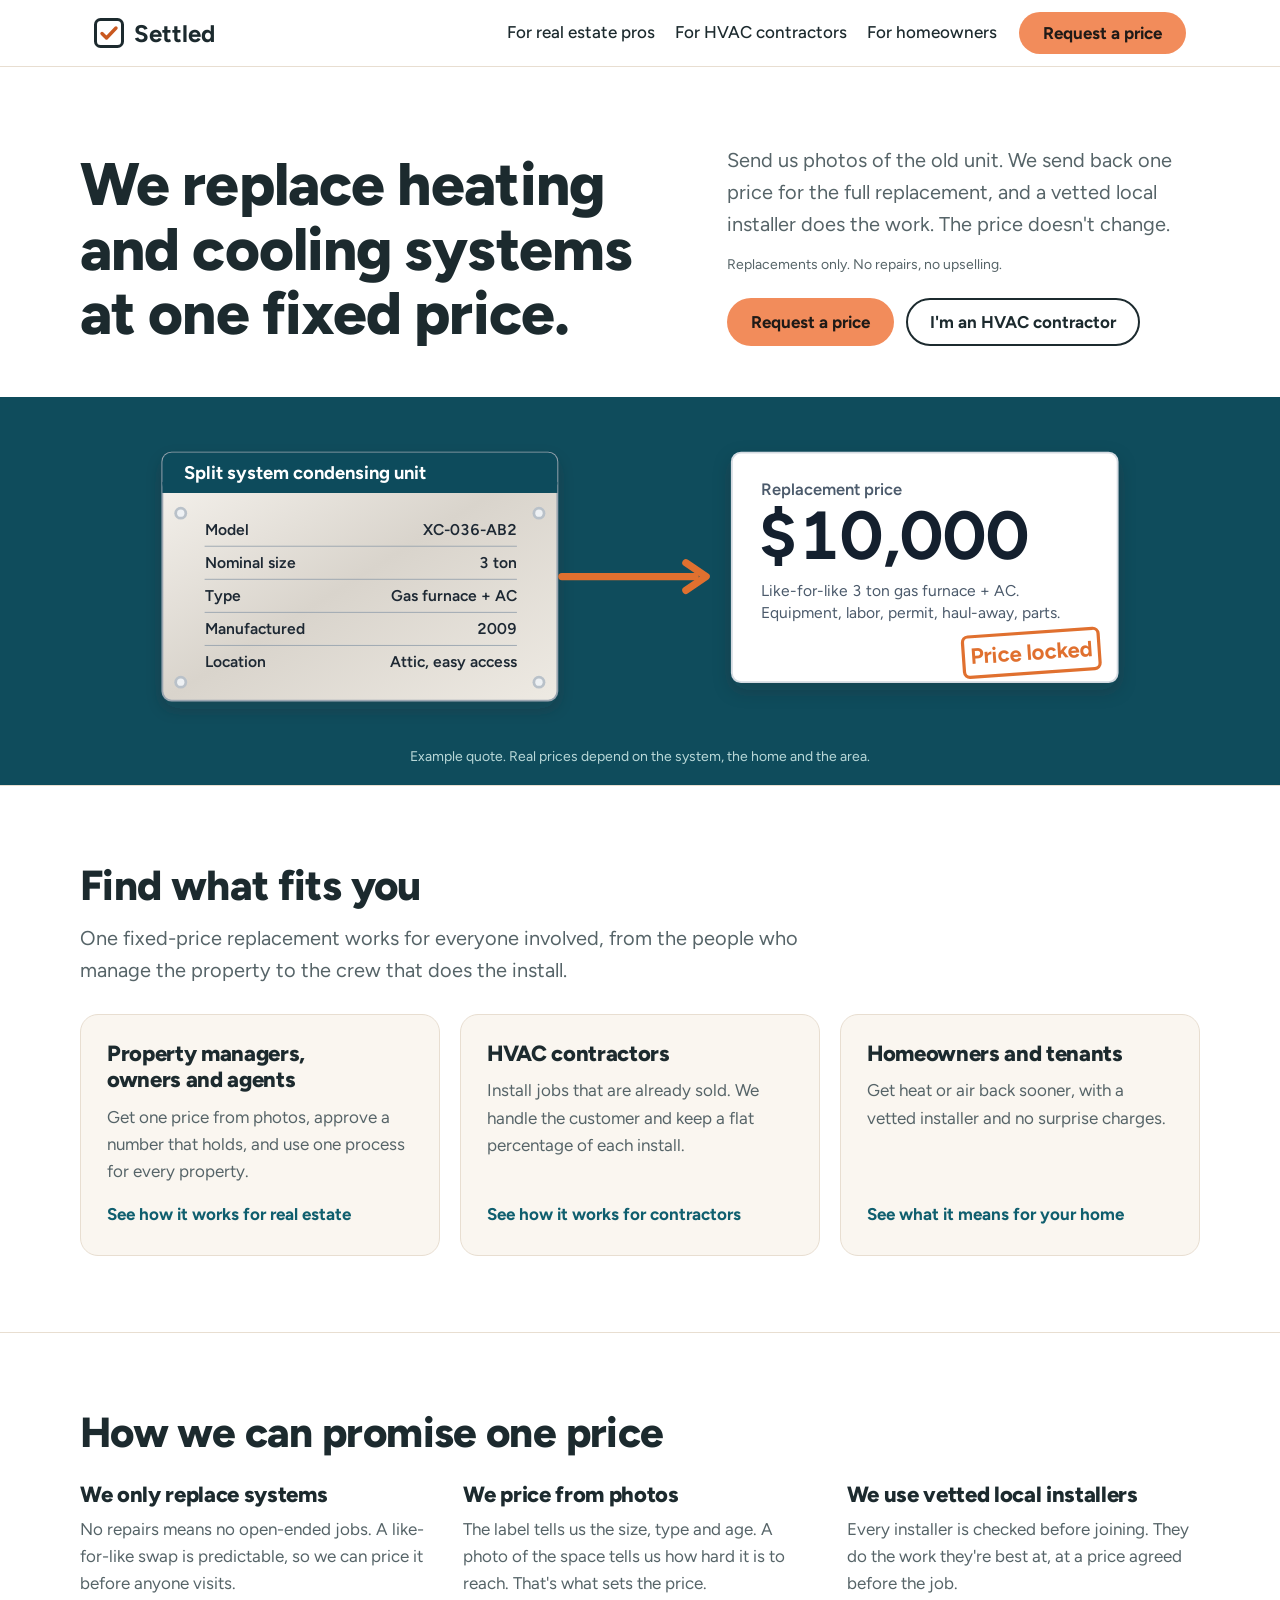
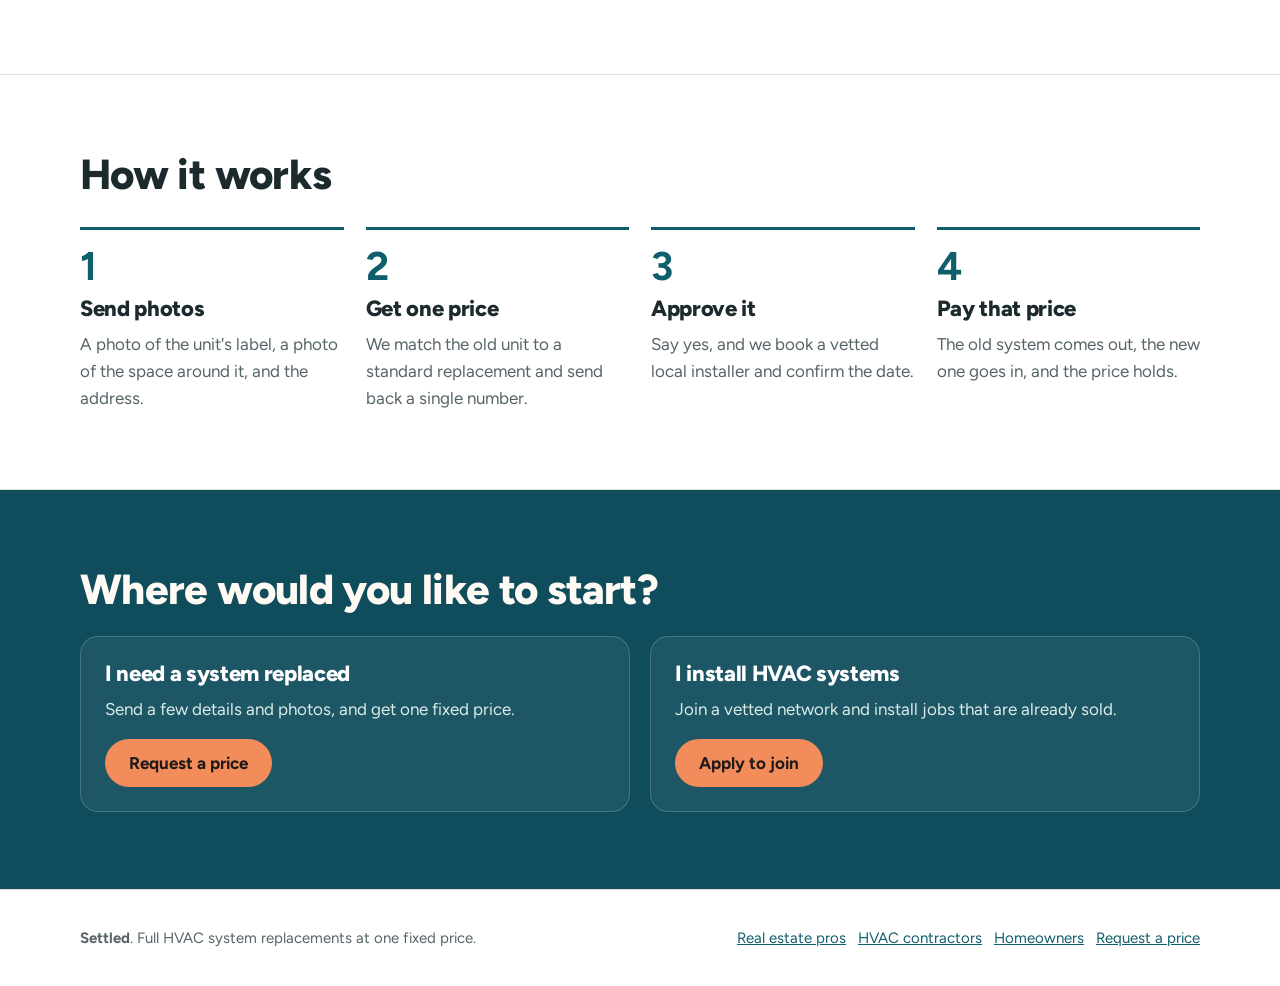
<file: index.html>
<!DOCTYPE html>
<html lang="en">
<head>
<meta charset="utf-8">
<meta name="viewport" content="width=device-width, initial-scale=1">
<meta name="color-scheme" content="light only">
<title>Settled | Fixed-Price HVAC Replacement</title>
<meta name="description" content="Full heating and cooling system replacements at one fixed price, set before the work starts.">
<link rel="preconnect" href="https://fonts.googleapis.com">
<link rel="preconnect" href="https://fonts.gstatic.com" crossorigin>
<link href="https://fonts.googleapis.com/css2?family=Figtree:wght@400;500;600;700;800&display=swap" rel="stylesheet">
<link rel="stylesheet" href="styles.css">
</head>
<body>

<header>
  <div class="nav">
    <a class="logo" href="index.html" aria-label="Settled home">
      <svg width="30" height="30" viewBox="0 0 30 30" aria-hidden="true"><rect x="1.5" y="1.5" width="27" height="27" rx="5" fill="none" stroke="currentColor" stroke-width="3"/><path d="M8 15.5l4.5 4.5L22 10" fill="none" stroke="var(--copper)" stroke-width="3.4" stroke-linecap="round" stroke-linejoin="round"/></svg>
      Settled
    </a>
    <nav aria-label="Main">
      <a href="real-estate.html"><span class="l">For real estate pros</span><span class="s">Real estate</span></a>
      <a href="contractors.html"><span class="l">For HVAC contractors</span><span class="s">Contractors</span></a>
      <a href="homeowners.html"><span class="l">For homeowners</span><span class="s">Homeowners</span></a>
    </nav>
    <a class="btn main" href="request.html">Request a price</a>
  </div>
</header>

<main>
<section class="band hero">
  <div class="wrap top">
    <div>
      <h1>We replace heating and cooling systems at one fixed price.</h1>
    </div>
    <div>
      <p class="lead">Send us photos of the old unit. We send back one price for the full replacement, and a vetted local installer does the work. The price doesn't change.</p>
      <p class="small">Replacements only. No repairs, no upselling.</p>
      <div class="acts">
        <a class="btn main" href="request.html">Request a price</a>
        <a class="btn ghost" href="contractors.html">I'm an HVAC contractor</a>
      </div>
    </div>
  </div>

  <div class="plate">
    <div class="fig">
      <svg id="pic" viewBox="0 0 1080 330" role="img" aria-labelledby="figt">
        <title id="figt">The label from an old 3-ton system turns into one fixed replacement price of $10,000.</title>
        <defs>
          <linearGradient id="alu" x1="0" y1="0" x2="1" y2="1">
            <stop offset="0" stop-color="#f7f4ef"/><stop offset=".5" stop-color="#d9d4cc"/><stop offset="1" stop-color="#eeeae3"/>
          </linearGradient>
          <filter id="sh" x="-10%" y="-10%" width="130%" height="140%"><feDropShadow dx="0" dy="8" stdDeviation="10" flood-color="#3a2a1c" flood-opacity=".18"/></filter>
          <g id="rivet"><circle r="7" fill="#b9c1c9"/><circle r="4" fill="#eef1f4"/></g>
        </defs>

        <!-- rating plate -->
        <g filter="url(#sh)">
          <rect x="20" y="30" width="430" height="270" rx="10" fill="url(#alu)" stroke="#9aa5b0" stroke-width="2"/>
          <rect x="20" y="30" width="430" height="44" rx="10" fill="#0f4c5c"/>
          <rect x="20" y="62" width="430" height="12" fill="#0f4c5c"/>
        </g>
        <use href="#rivet" x="40" y="96"/><use href="#rivet" x="430" y="96"/><use href="#rivet" x="40" y="280"/><use href="#rivet" x="430" y="280"/>
        <g font-family="Figtree, sans-serif" fill="#1d2833">
          <text x="44" y="59" fill="#fff" font-size="20" font-weight="700">Split system condensing unit</text>
          <g font-size="17" font-weight="600">
            <text x="66" y="120">Model</text><text x="406" y="120" text-anchor="end">XC-036-AB2</text>
            <text x="66" y="156">Nominal size</text><text x="406" y="156" text-anchor="end">3 ton</text>
            <text x="66" y="192">Type</text><text x="406" y="192" text-anchor="end">Gas furnace + AC</text>
            <text x="66" y="228">Manufactured</text><text x="406" y="228" text-anchor="end">2009</text>
            <text x="66" y="264">Location</text><text x="406" y="264" text-anchor="end">Attic, easy access</text>
          </g>
          <g stroke="#9aa5b0" stroke-width="1"><line x1="66" y1="132" x2="406" y2="132"/><line x1="66" y1="168" x2="406" y2="168"/><line x1="66" y1="204" x2="406" y2="204"/><line x1="66" y1="240" x2="406" y2="240"/></g>
        </g>

        <!-- copper line between -->
        <g id="arrow">
        <path d="M455 165 C 520 165, 540 165, 600 165" fill="none" stroke="#e0702f" stroke-width="8" stroke-linecap="round"/>
        <path d="M590 150 L 612 165 L 590 180" fill="none" stroke="#e0702f" stroke-width="8" stroke-linecap="round" stroke-linejoin="round"/>
        </g>

        <!-- quote ticket -->
        <g id="tpos"><g id="ticket">
          <g filter="url(#sh)">
            <rect x="640" y="30" width="420" height="250" rx="10" fill="#ffffff" stroke="#d5dbe2" stroke-width="2"/>
          </g>
          <g font-family="Figtree, sans-serif" fill="#14202e">
            <text x="672" y="76" font-size="18" font-weight="600" fill="#4b5a6b">Replacement price</text>
            <text x="670" y="146" font-family="Figtree, sans-serif" font-size="74" font-weight="700">$10,000</text>
            <text x="672" y="186" font-size="17" fill="#4b5a6b">Like-for-like 3 ton gas furnace + AC.</text>
            <text x="672" y="210" font-size="17" fill="#4b5a6b">Equipment, labor, permit, haul-away, parts.</text>
          </g>
          <g transform="rotate(-4 966 248)">
            <rect x="892" y="226" width="148" height="44" rx="6" fill="none" stroke="#e0702f" stroke-width="3.5"/>
            <text x="966" y="256" text-anchor="middle" font-family="Figtree, sans-serif" font-size="24" font-weight="700" fill="#e0702f">Price locked</text>
          </g>
        </g></g>
      </svg>
    </div>
    <p class="note">Example quote. Real prices depend on the system, the home and the area.</p>
  </div>
</section>

<section class="band" id="serve">
  <div class="wrap">
    <h2>Find what fits you</h2>
    <p class="lead">One fixed-price replacement works for everyone involved, from the people who manage the property to the crew that does the install.</p>
    <div class="serve">
      <a href="real-estate.html"><h3>Property managers, owners and agents</h3><p>Get one price from photos, approve a number that holds, and use one process for every property.</p><span class="go">See how it works for real estate</span></a>
      <a href="contractors.html"><h3>HVAC contractors</h3><p>Install jobs that are already sold. We handle the customer and keep a flat percentage of each install.</p><span class="go">See how it works for contractors</span></a>
      <a href="homeowners.html"><h3>Homeowners and tenants</h3><p>Get heat or air back sooner, with a vetted installer and no surprise charges.</p><span class="go">See what it means for your home</span></a>
    </div>
  </div>
</section>

<section class="band steel" id="why">
  <div class="wrap">
    <h2>How we can promise one price</h2>
    <div class="why">
      <div><h3>We only replace systems</h3><p>No repairs means no open-ended jobs. A like-for-like swap is predictable, so we can price it before anyone visits.</p></div>
      <div><h3>We price from photos</h3><p>The label tells us the size, type and age. A photo of the space tells us how hard it is to reach. That's what sets the price.</p></div>
      <div><h3>We use vetted local installers</h3><p>Every installer is checked before joining. They do the work they're best at, at a price agreed before the job.</p></div>
    </div>
  </div>
</section>

<section class="band" id="how">
  <div class="wrap">
    <h2>How it works</h2>
    <ol class="steps">
      <li><h3>Send photos</h3><p>A photo of the unit's label, a photo of the space around it, and the address.</p></li>
      <li><h3>Get one price</h3><p>We match the old unit to a standard replacement and send back a single number.</p></li>
      <li><h3>Approve it</h3><p>Say yes, and we book a vetted local installer and confirm the date.</p></li>
      <li><h3>Pay that price</h3><p>The old system comes out, the new one goes in, and the price holds.</p></li>
    </ol>
  </div>
</section>

<section class="band field" id="start">
  <div class="wrap">
    <h2>Where would you like to start?</h2>
    <div class="paths">
      <div><h3>I need a system replaced</h3><p>Send a few details and photos, and get one fixed price.</p><a class="btn main" href="request.html">Request a price</a></div>
      <div><h3>I install HVAC systems</h3><p>Join a vetted network and install jobs that are already sold.</p><a class="btn main" href="contractors.html#apply">Apply to join</a></div>
    </div>
  </div>
</section>
</main>

<footer>
  <div class="wrap">
    <span><b>Settled</b>. Full HVAC system replacements at one fixed price.</span>
    <span><a href="real-estate.html">Real estate pros</a> &nbsp; <a href="contractors.html">HVAC contractors</a> &nbsp; <a href="homeowners.html">Homeowners</a> &nbsp; <a href="request.html">Request a price</a></span>
  </div>
</footer>
<script src="site.js"></script>
</body>
</html>
</file>
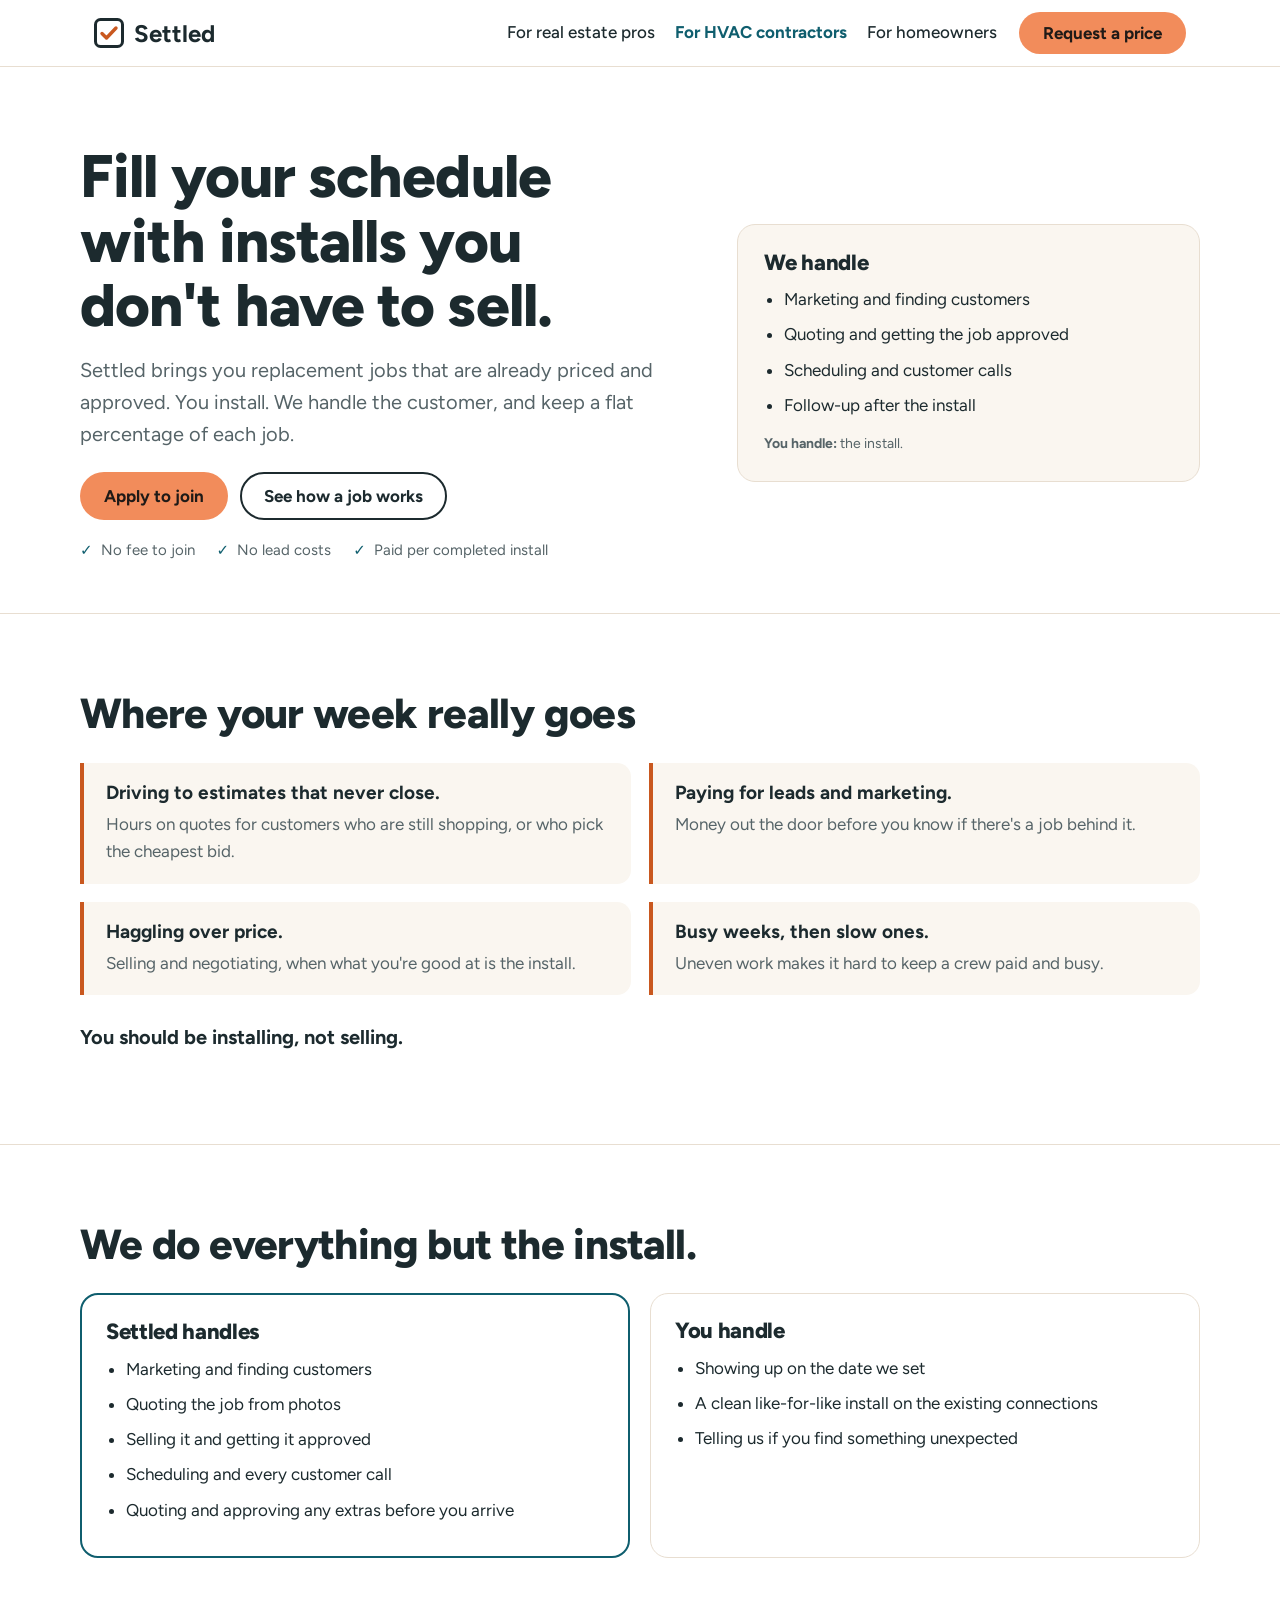
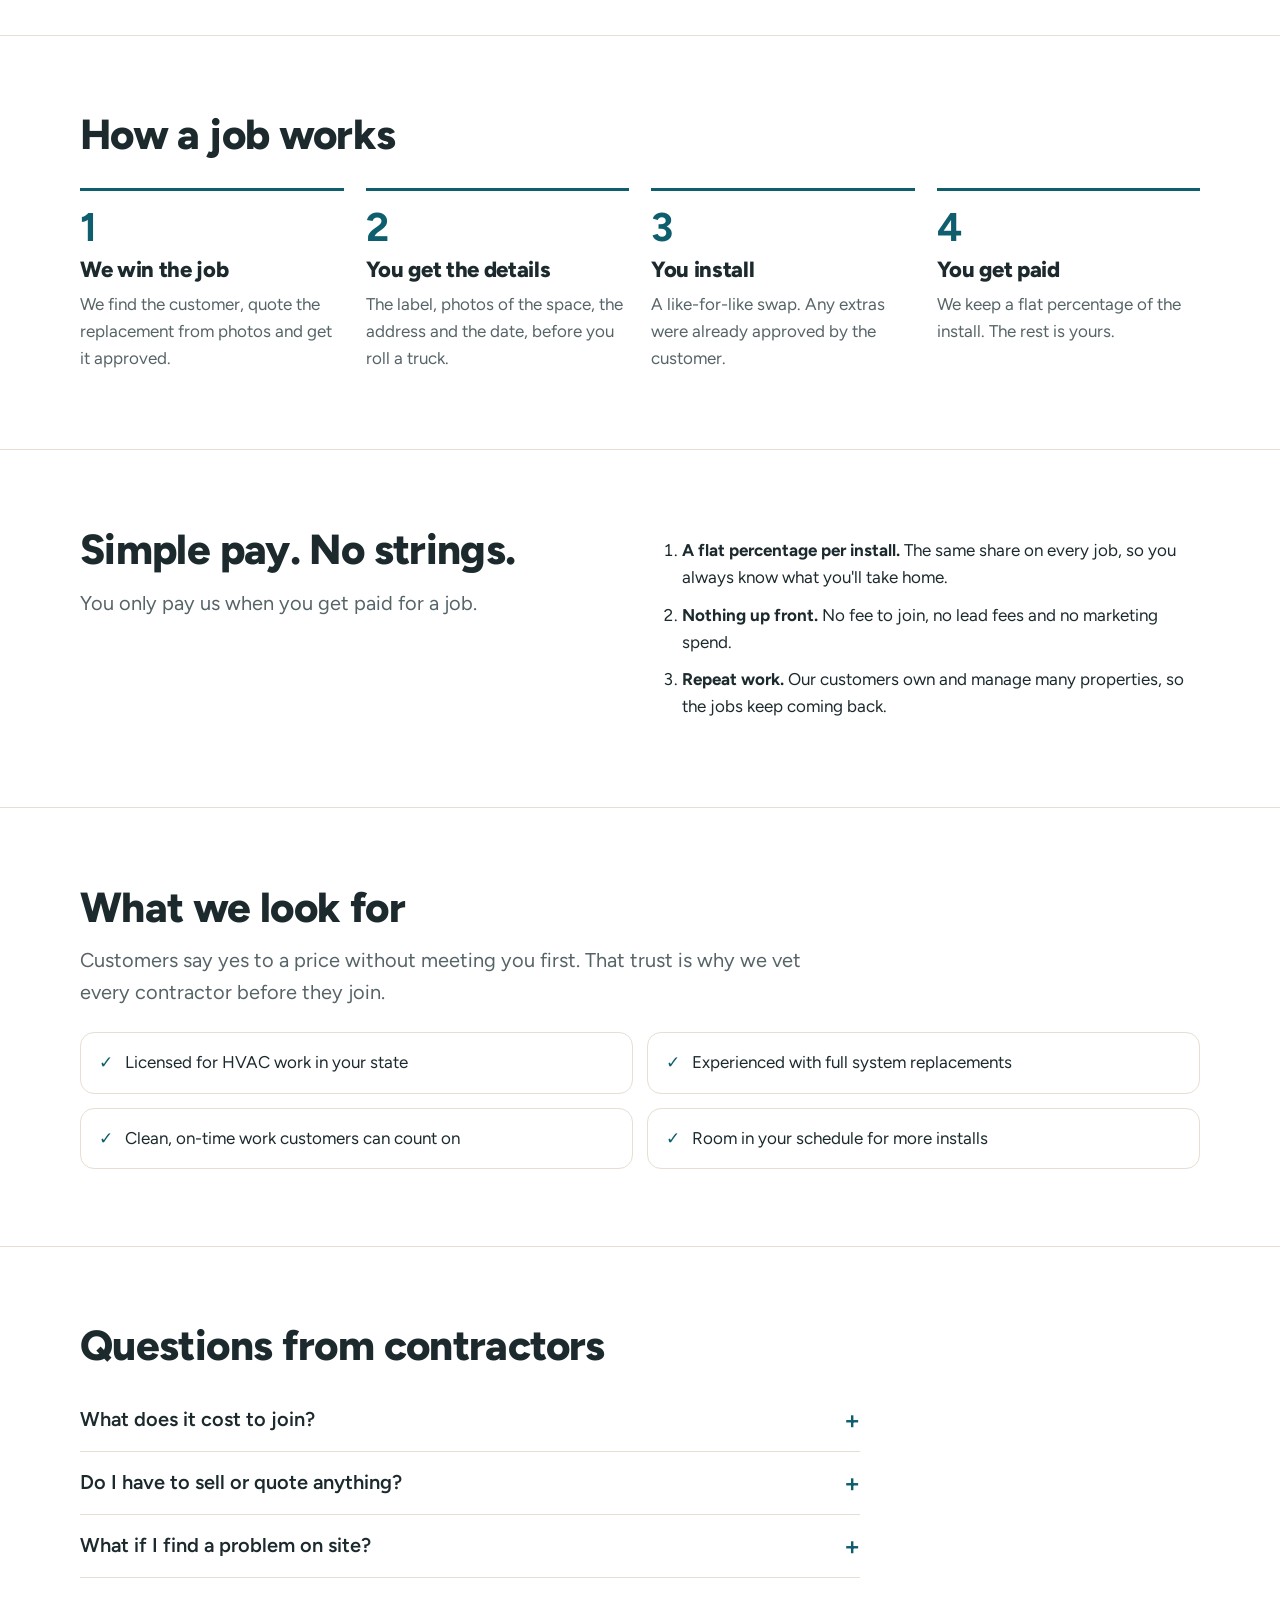
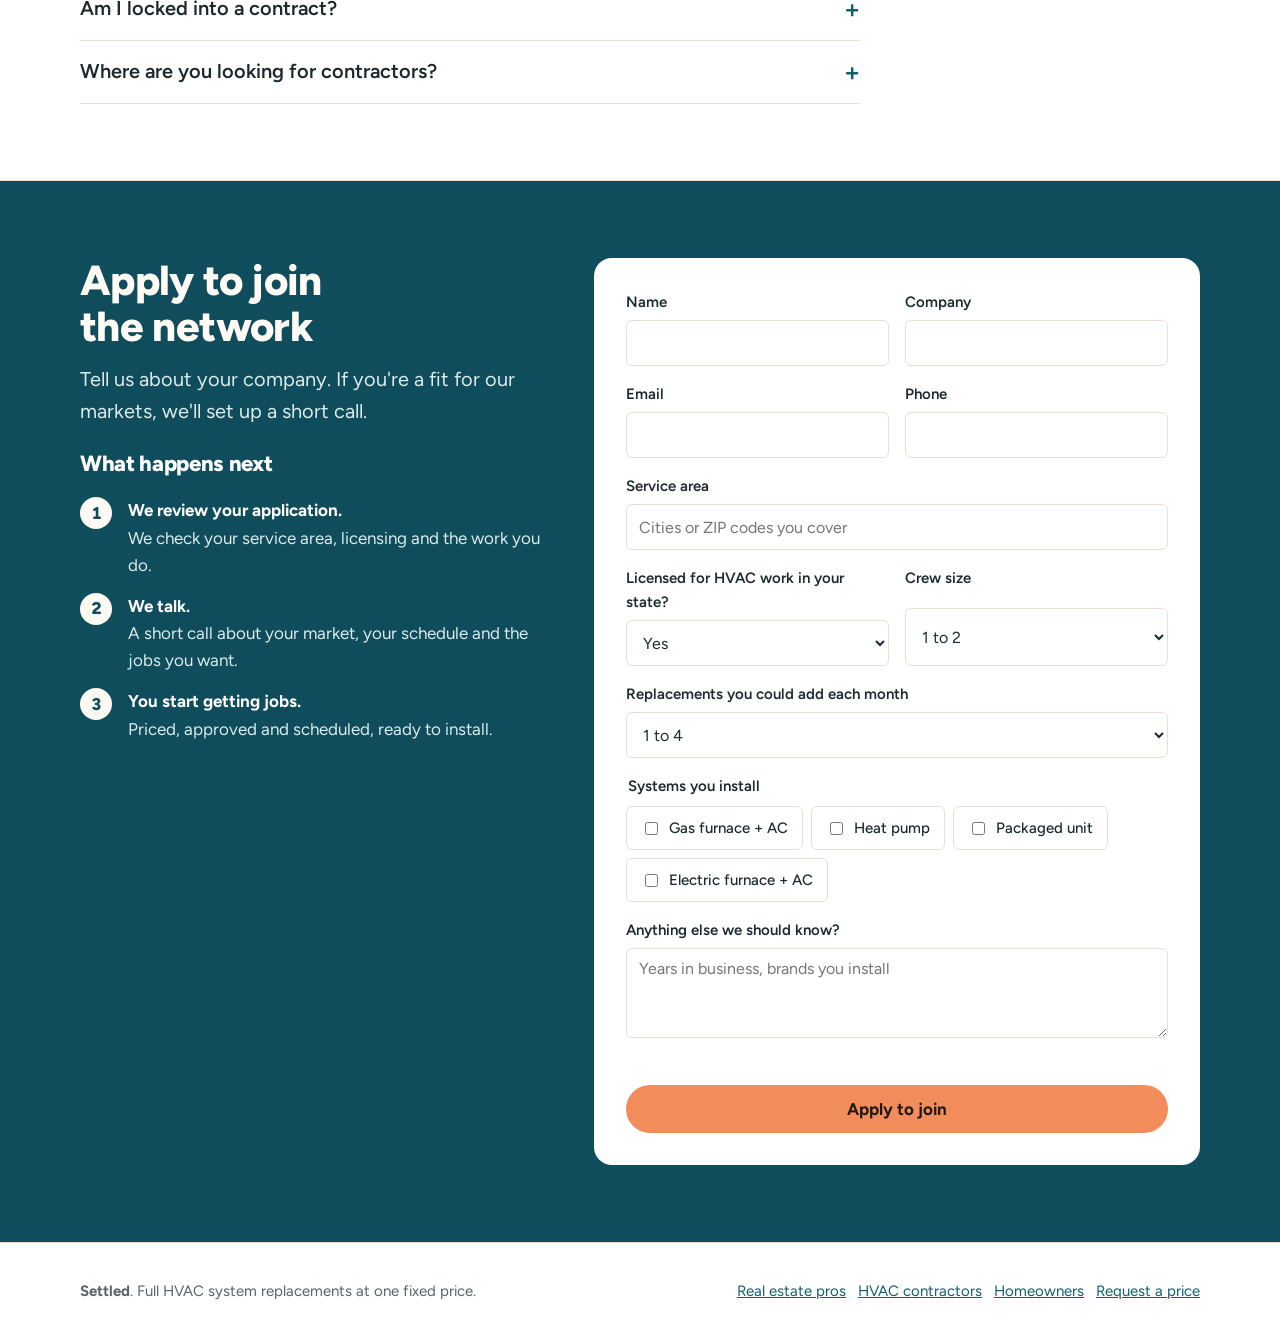
<file: contractors.html>
<!DOCTYPE html>
<html lang="en">
<head>
<meta charset="utf-8">
<meta name="viewport" content="width=device-width, initial-scale=1">
<meta name="color-scheme" content="light only">
<title>For HVAC Contractors | Settled</title>
<meta name="description" content="Join a vetted network of HVAC contractors. We bring the customer and sell the job; you install. Flat percentage per install, no lead fees.">
<link rel="preconnect" href="https://fonts.googleapis.com">
<link rel="preconnect" href="https://fonts.gstatic.com" crossorigin>
<link href="https://fonts.googleapis.com/css2?family=Figtree:wght@400;500;600;700;800&display=swap" rel="stylesheet">
<link rel="stylesheet" href="styles.css">
</head>
<body>

<header>
  <div class="nav">
    <a class="logo" href="index.html" aria-label="Settled home">
      <svg width="30" height="30" viewBox="0 0 30 30" aria-hidden="true"><rect x="1.5" y="1.5" width="27" height="27" rx="5" fill="none" stroke="currentColor" stroke-width="3"/><path d="M8 15.5l4.5 4.5L22 10" fill="none" stroke="var(--copper)" stroke-width="3.4" stroke-linecap="round" stroke-linejoin="round"/></svg>
      Settled
    </a>
    <nav aria-label="Main">
      <a href="real-estate.html"><span class="l">For real estate pros</span><span class="s">Real estate</span></a>
      <a href="contractors.html" aria-current="page"><span class="l">For HVAC contractors</span><span class="s">Contractors</span></a>
      <a href="homeowners.html"><span class="l">For homeowners</span><span class="s">Homeowners</span></a>
    </nav>
    <a class="btn main" href="request.html">Request a price</a>
  </div>
</header>

<main>
<section class="band phero">
  <div class="wrap grid">
    <div>
      <h1>Fill your schedule with installs you don't have to sell.</h1>
      <p class="lead">Settled brings you replacement jobs that are already priced and approved. You install. We handle the customer, and keep a flat percentage of each job.</p>
      <div class="acts"><a class="btn main" href="#apply">Apply to join</a><a class="btn ghost" href="#flow">See how a job works</a></div>
      <ul class="assure"><li>No fee to join</li><li>No lead costs</li><li>Paid per completed install</li></ul>
    </div>
    <aside class="hcard" aria-labelledby="we">
      <h2 id="we">We handle</h2>
      <ul>
        <li>Marketing and finding customers</li>
        <li>Quoting and getting the job approved</li>
        <li>Scheduling and customer calls</li>
        <li>Follow-up after the install</li>
      </ul>
      <p class="small"><b>You handle:</b> the install.</p>
    </aside>
  </div>
</section>

<section class="band steel" id="pain">
  <div class="wrap">
    <h2>Where your week really goes</h2>
    <div class="pains">
      <div><b>Driving to estimates that never close.</b><p>Hours on quotes for customers who are still shopping, or who pick the cheapest bid.</p></div>
      <div><b>Paying for leads and marketing.</b><p>Money out the door before you know if there's a job behind it.</p></div>
      <div><b>Haggling over price.</b><p>Selling and negotiating, when what you're good at is the install.</p></div>
      <div><b>Busy weeks, then slow ones.</b><p>Uneven work makes it hard to keep a crew paid and busy.</p></div>
    </div>
    <p class="turn">You should be installing, not selling.</p>
  </div>
</section>

<section class="band" id="split">
  <div class="wrap">
    <h2>We do everything but the install.</h2>
    <div class="split">
      <div class="us">
        <h3>Settled handles</h3>
        <ul>
          <li>Marketing and finding customers</li>
          <li>Quoting the job from photos</li>
          <li>Selling it and getting it approved</li>
          <li>Scheduling and every customer call</li>
          <li>Quoting and approving any extras before you arrive</li>
        </ul>
      </div>
      <div>
        <h3>You handle</h3>
        <ul>
          <li>Showing up on the date we set</li>
          <li>A clean like-for-like install on the existing connections</li>
          <li>Telling us if you find something unexpected</li>
        </ul>
      </div>
    </div>
  </div>
</section>

<section class="band steel" id="flow">
  <div class="wrap">
    <h2>How a job works</h2>
    <ol class="steps">
      <li><h3>We win the job</h3><p>We find the customer, quote the replacement from photos and get it approved.</p></li>
      <li><h3>You get the details</h3><p>The label, photos of the space, the address and the date, before you roll a truck.</p></li>
      <li><h3>You install</h3><p>A like-for-like swap. Any extras were already approved by the customer.</p></li>
      <li><h3>You get paid</h3><p>We keep a flat percentage of the install. The rest is yours.</p></li>
    </ol>
  </div>
</section>

<section class="band" id="pay">
  <div class="wrap lock">
    <div>
      <h2>Simple pay. No strings.</h2>
      <p class="lead">You only pay us when you get paid for a job.</p>
    </div>
    <ol>
      <li><b>A flat percentage per install.</b> The same share on every job, so you always know what you'll take home.</li>
      <li><b>Nothing up front.</b> No fee to join, no lead fees and no marketing spend.</li>
      <li><b>Repeat work.</b> Our customers own and manage many properties, so the jobs keep coming back.</li>
    </ol>
  </div>
</section>

<section class="band steel" id="fit">
  <div class="wrap">
    <h2>What we look for</h2>
    <p class="lead">Customers say yes to a price without meeting you first. That trust is why we vet every contractor before they join.</p>
    <ul class="reqs">
      <li>Licensed for HVAC work in your state</li>
      <li>Experienced with full system replacements</li>
      <li>Clean, on-time work customers can count on</li>
      <li>Room in your schedule for more installs</li>
    </ul>
  </div>
</section>

<section class="band" id="faq">
  <div class="wrap">
    <h2>Questions from contractors</h2>
    <div class="faq">
      <details><summary>What does it cost to join?</summary><p>Nothing. We keep a flat percentage of each install, and only when there's a job.</p></details>
      <details><summary>Do I have to sell or quote anything?</summary><p>No. We handle the customer from the first photo to the approved price. You get a job that's ready to install.</p></details>
      <details><summary>What if I find a problem on site?</summary><p>Tell us before you go further. We explain it to the customer and quote any extra work for their approval.</p></details>
      <details><summary>Am I locked into a contract?</summary><p>Tell us what you need when we talk. Our goal is steady work you want to keep doing.</p></details>
      <details><summary>Where are you looking for contractors?</summary><p>We're starting in a small number of local markets. Apply with your service area and we'll tell you where we are.</p></details>
    </div>
  </div>
</section>

<section class="band field" id="apply">
  <div class="wrap formgrid">
    <div>
      <h2>Apply to join the network</h2>
      <p class="lead">Tell us about your company. If you're a fit for our markets, we'll set up a short call.</p>
      <h3 style="color:#fff;margin-top:24px">What happens next</h3>
      <ol class="next">
        <li><span><b>We review your application.</b> We check your service area, licensing and the work you do.</span></li>
        <li><span><b>We talk.</b> A short call about your market, your schedule and the jobs you want.</span></li>
        <li><span><b>You start getting jobs.</b> Priced, approved and scheduled, ready to install.</span></li>
      </ol>
      
    </div>
      <form class="leadform" data-subject="Contractor network application" novalidate>
        <div class="row2"><label>Name<input name="name" type="text" data-label="Name" required autocomplete="name"></label><label>Company<input name="company" type="text" data-label="Company" autocomplete="organization"></label></div>
        <div class="row2"><label>Email<input name="email" type="email" data-label="Email" required autocomplete="email"></label><label>Phone<input name="phone" type="tel" data-label="Phone" autocomplete="tel"></label></div>
        <label>Service area<input name="area" type="text" data-label="Service area" placeholder="Cities or ZIP codes you cover"></label>
        <div class="row2"><label>Licensed for HVAC work in your state?<select name="licensed" data-label="Licensed for HVAC work in your state?"><option>Yes</option><option>In progress</option><option>No</option></select></label><label>Crew size<select name="crew" data-label="Crew size"><option>1 to 2</option><option>3 to 5</option><option>6 to 10</option><option>More than 10</option></select></label></div>
        <label>Replacements you could add each month<select name="capacity" data-label="Replacements you could add each month"><option>1 to 4</option><option>5 to 10</option><option>More than 10</option></select></label>
        <fieldset><legend>Systems you install</legend><div class="chips"><label><input type="checkbox" name="systems" value="Gas furnace + AC" data-label="Systems you install"> Gas furnace + AC</label><label><input type="checkbox" name="systems" value="Heat pump" data-label="Systems you install"> Heat pump</label><label><input type="checkbox" name="systems" value="Packaged unit" data-label="Systems you install"> Packaged unit</label><label><input type="checkbox" name="systems" value="Electric furnace + AC" data-label="Systems you install"> Electric furnace + AC</label></div></fieldset>
        <label>Anything else we should know?<textarea name="notes" data-label="Anything else we should know?" placeholder="Years in business, brands you install"></textarea></label>
        <p class="err" role="alert"></p>
        <button class="btn main" type="submit">Apply to join</button>
        <div class="done" aria-live="polite">
          <p><b>Your email is ready to send.</b> If it didn't open, email these details to <span class="addr"></span>.</p>
          <p class="small sum"></p>
          <button class="btn ghost copy" type="button">Copy details</button>
        </div>
      </form>
  </div>
</section>
</main>

<footer>
  <div class="wrap">
    <span><b>Settled</b>. Full HVAC system replacements at one fixed price.</span>
    <span><a href="real-estate.html">Real estate pros</a> &nbsp; <a href="contractors.html">HVAC contractors</a> &nbsp; <a href="homeowners.html">Homeowners</a> &nbsp; <a href="request.html">Request a price</a></span>
  </div>
</footer>
<script src="site.js"></script>
</body>
</html>
</file>
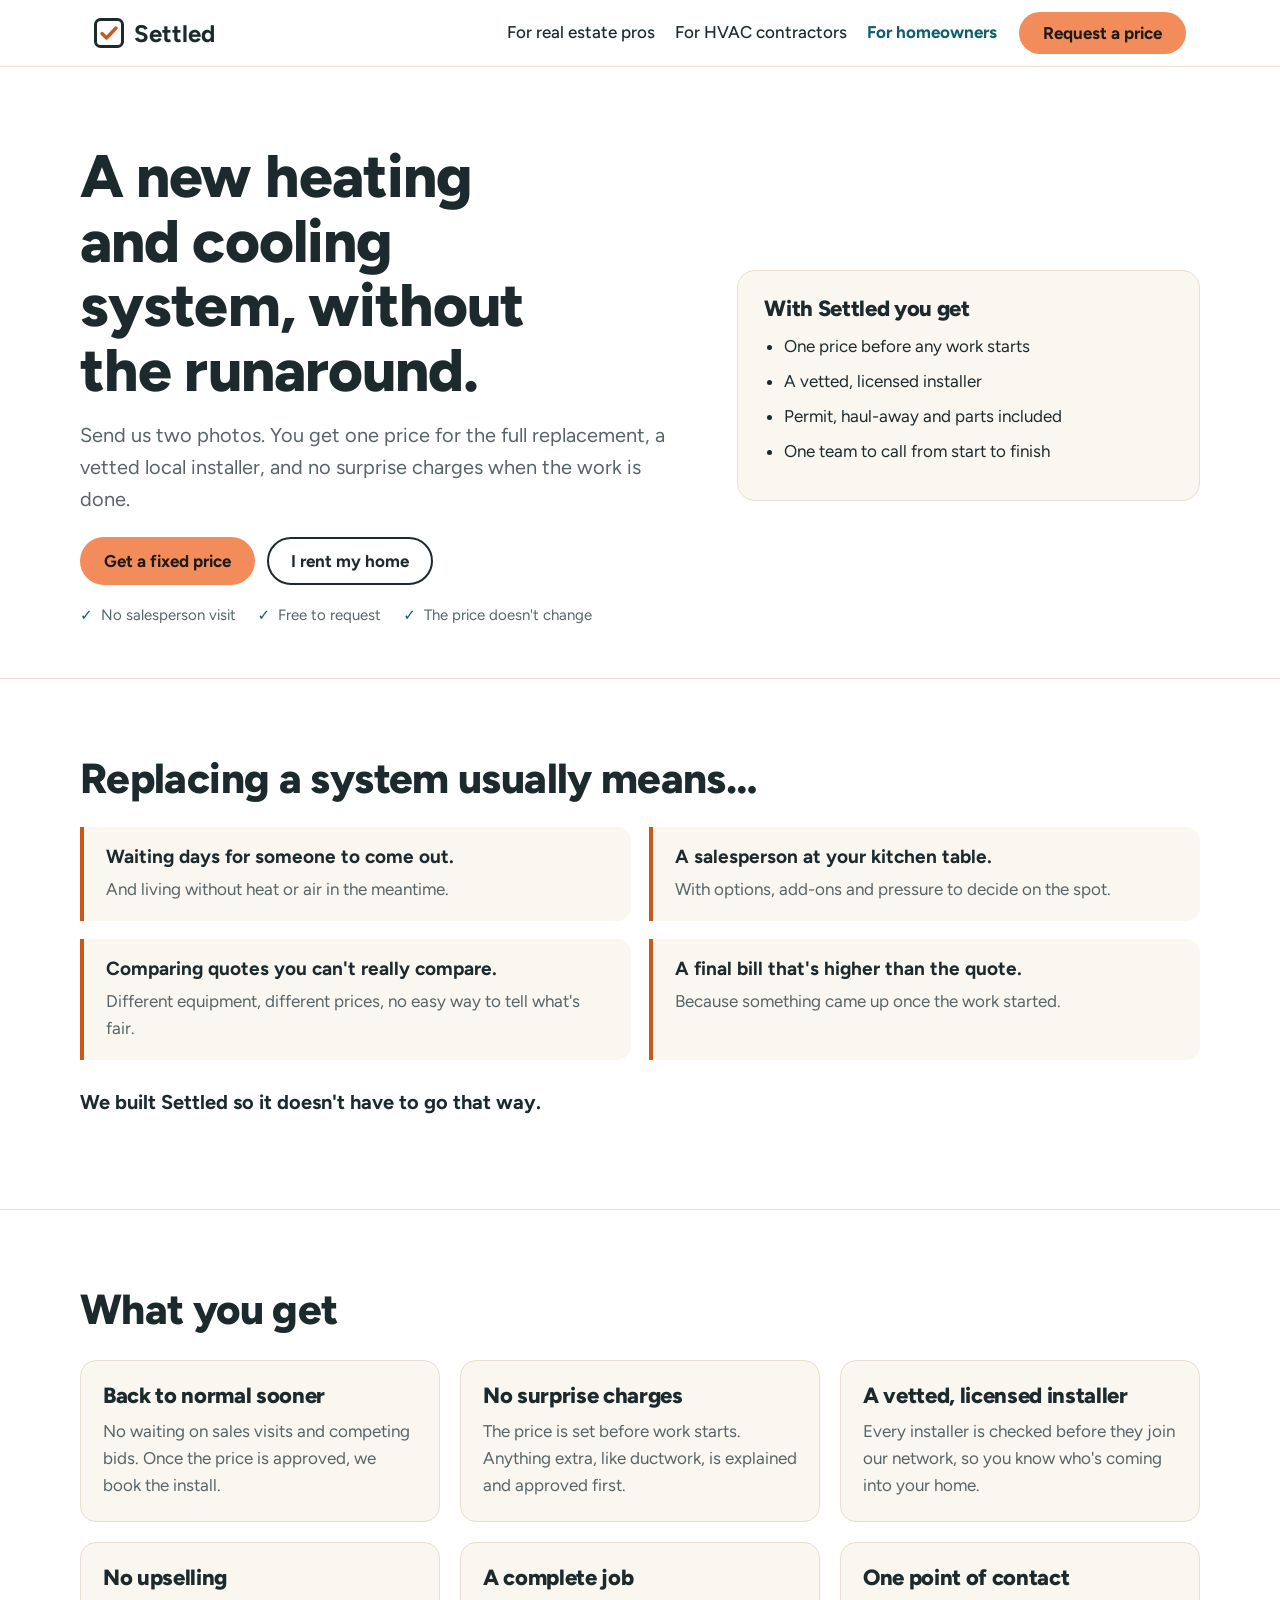
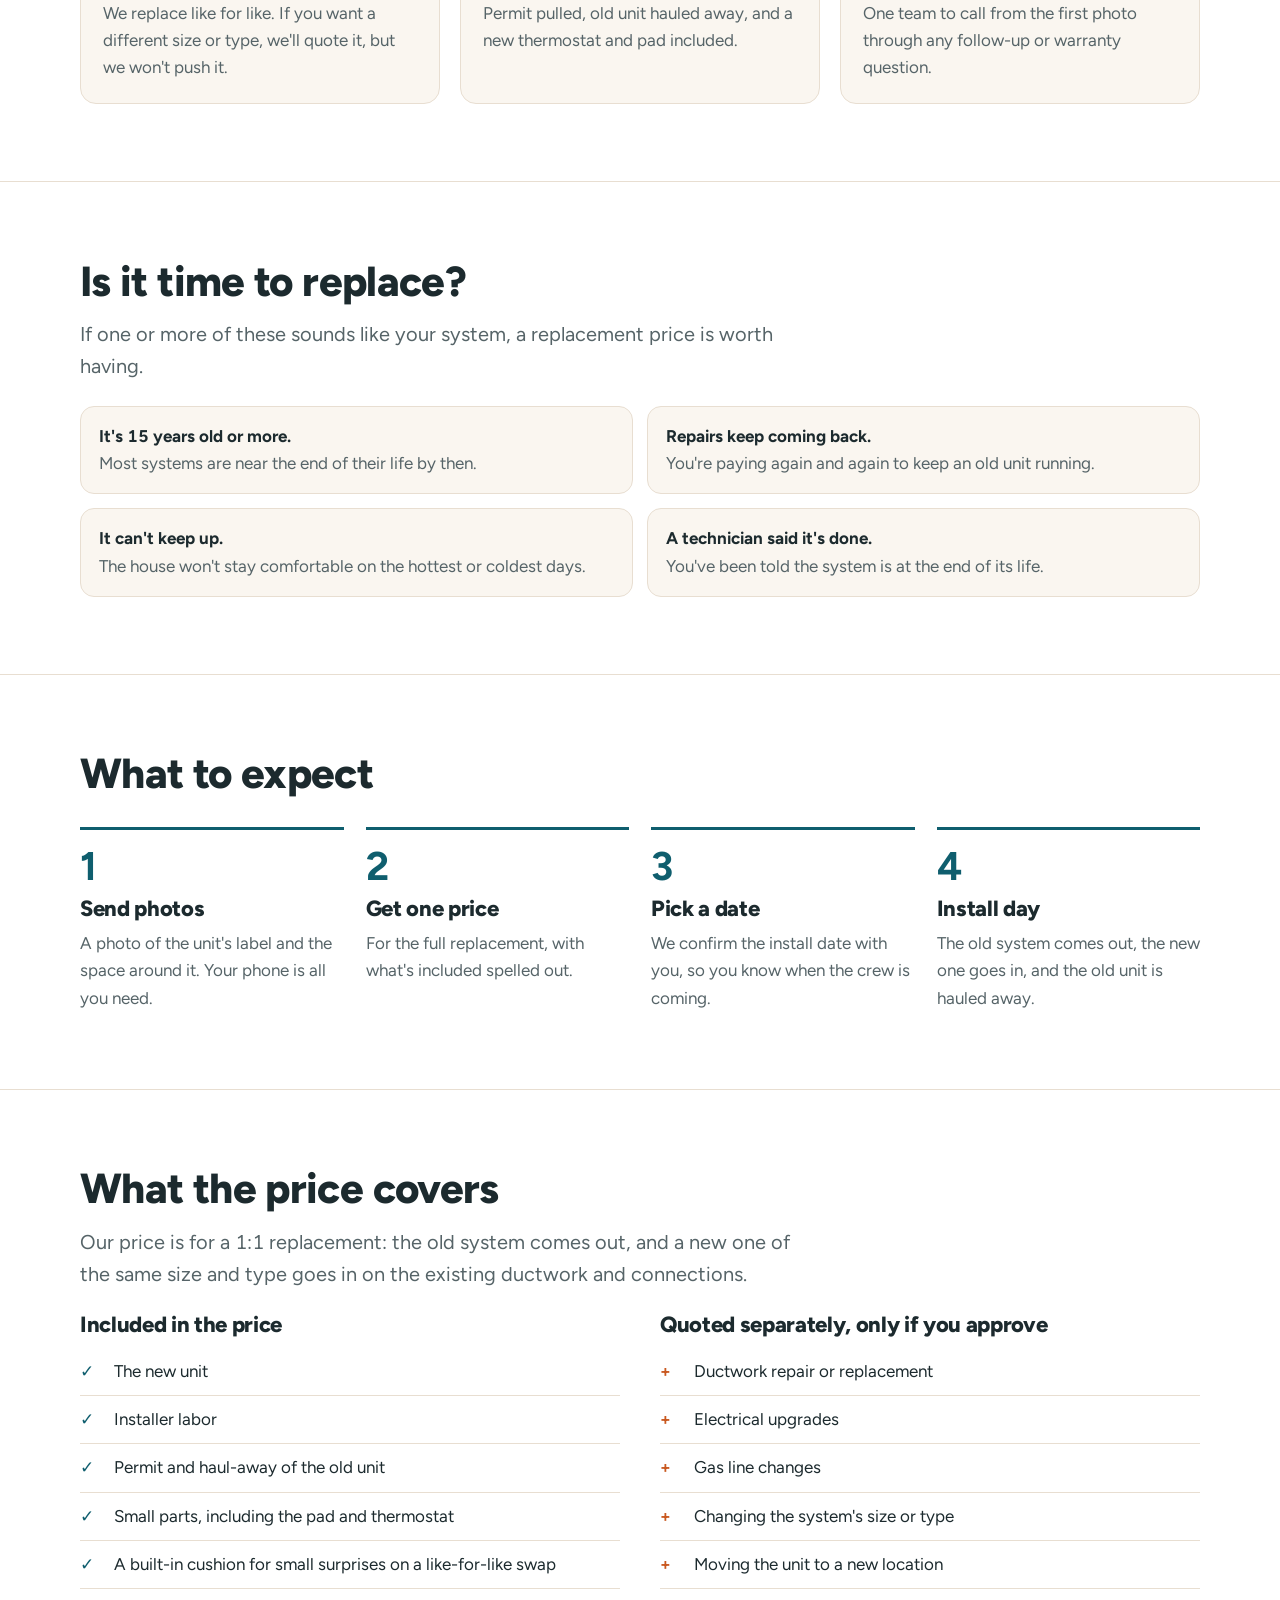
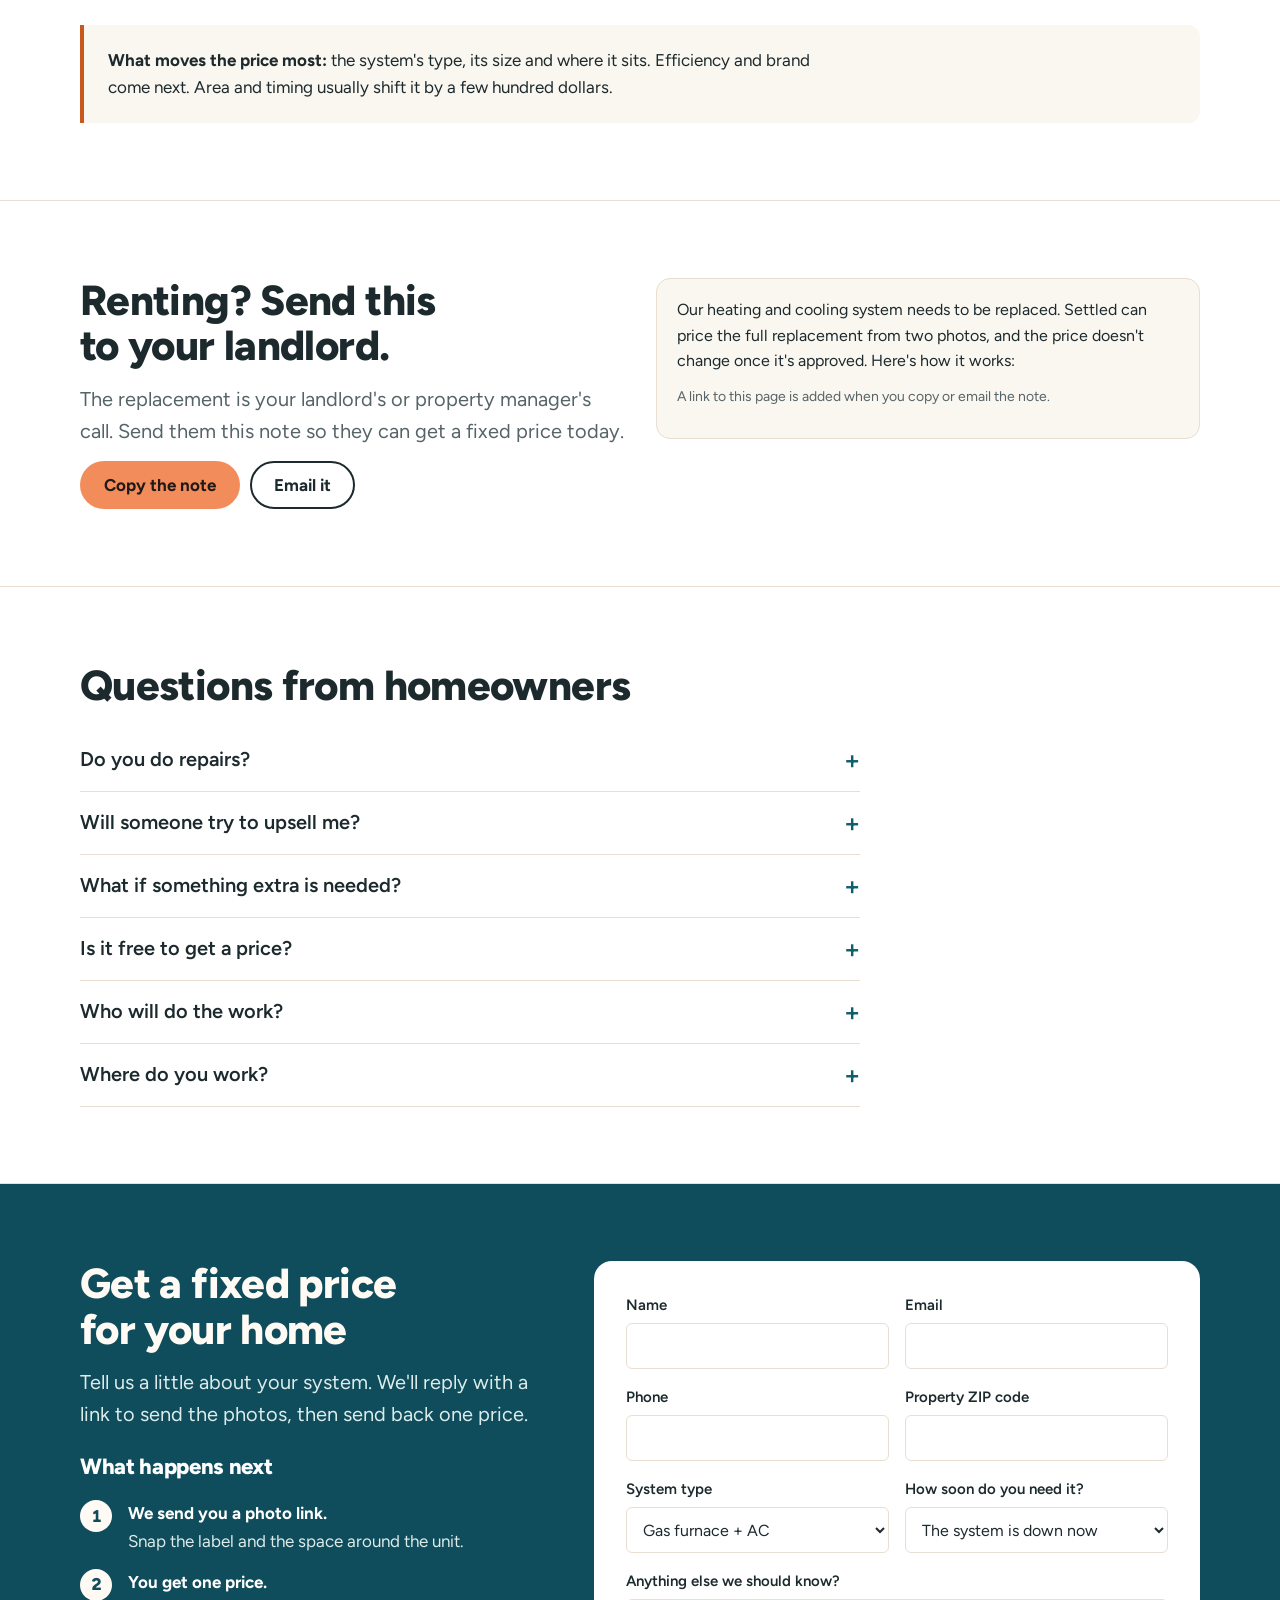
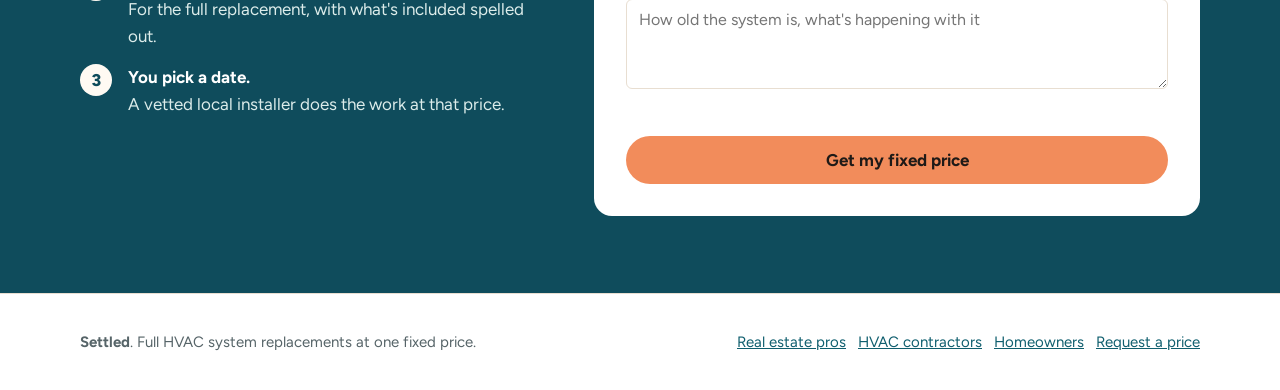
<file: homeowners.html>
<!DOCTYPE html>
<html lang="en">
<head>
<meta charset="utf-8">
<meta name="viewport" content="width=device-width, initial-scale=1">
<meta name="color-scheme" content="light only">
<title>For Homeowners | Settled</title>
<meta name="description" content="Replace your heating and cooling system at one fixed price: no salesperson visit, a vetted installer and no surprise charges.">
<link rel="preconnect" href="https://fonts.googleapis.com">
<link rel="preconnect" href="https://fonts.gstatic.com" crossorigin>
<link href="https://fonts.googleapis.com/css2?family=Figtree:wght@400;500;600;700;800&display=swap" rel="stylesheet">
<link rel="stylesheet" href="styles.css">
</head>
<body>

<header>
  <div class="nav">
    <a class="logo" href="index.html" aria-label="Settled home">
      <svg width="30" height="30" viewBox="0 0 30 30" aria-hidden="true"><rect x="1.5" y="1.5" width="27" height="27" rx="5" fill="none" stroke="currentColor" stroke-width="3"/><path d="M8 15.5l4.5 4.5L22 10" fill="none" stroke="var(--copper)" stroke-width="3.4" stroke-linecap="round" stroke-linejoin="round"/></svg>
      Settled
    </a>
    <nav aria-label="Main">
      <a href="real-estate.html"><span class="l">For real estate pros</span><span class="s">Real estate</span></a>
      <a href="contractors.html"><span class="l">For HVAC contractors</span><span class="s">Contractors</span></a>
      <a href="homeowners.html" aria-current="page"><span class="l">For homeowners</span><span class="s">Homeowners</span></a>
    </nav>
    <a class="btn main" href="request.html">Request a price</a>
  </div>
</header>

<main>
<section class="band phero">
  <div class="wrap grid">
    <div>
      <h1>A new heating and cooling system, without the runaround.</h1>
      <p class="lead">Send us two photos. You get one price for the full replacement, a vetted local installer, and no surprise charges when the work is done.</p>
      <div class="acts"><a class="btn main" href="#get-price">Get a fixed price</a><a class="btn ghost" href="#renting">I rent my home</a></div>
      <ul class="assure"><li>No salesperson visit</li><li>Free to request</li><li>The price doesn't change</li></ul>
    </div>
    <aside class="hcard" aria-labelledby="get">
      <h2 id="get">With Settled you get</h2>
      <ul>
        <li>One price before any work starts</li>
        <li>A vetted, licensed installer</li>
        <li>Permit, haul-away and parts included</li>
        <li>One team to call from start to finish</li>
      </ul>
    </aside>
  </div>
</section>

<section class="band steel" id="pain">
  <div class="wrap">
    <h2>Replacing a system usually means…</h2>
    <div class="pains">
      <div><b>Waiting days for someone to come out.</b><p>And living without heat or air in the meantime.</p></div>
      <div><b>A salesperson at your kitchen table.</b><p>With options, add-ons and pressure to decide on the spot.</p></div>
      <div><b>Comparing quotes you can't really compare.</b><p>Different equipment, different prices, no easy way to tell what's fair.</p></div>
      <div><b>A final bill that's higher than the quote.</b><p>Because something came up once the work started.</p></div>
    </div>
    <p class="turn">We built Settled so it doesn't have to go that way.</p>
  </div>
</section>

<section class="band" id="benefits">
  <div class="wrap">
    <h2>What you get</h2>
    <div class="hb">
      <div><h3>Back to normal sooner</h3><p>No waiting on sales visits and competing bids. Once the price is approved, we book the install.</p></div>
      <div><h3>No surprise charges</h3><p>The price is set before work starts. Anything extra, like ductwork, is explained and approved first.</p></div>
      <div><h3>A vetted, licensed installer</h3><p>Every installer is checked before they join our network, so you know who's coming into your home.</p></div>
      <div><h3>No upselling</h3><p>We replace like for like. If you want a different size or type, we'll quote it, but we won't push it.</p></div>
      <div><h3>A complete job</h3><p>Permit pulled, old unit hauled away, and a new thermostat and pad included.</p></div>
      <div><h3>One point of contact</h3><p>One team to call from the first photo through any follow-up or warranty question.</p></div>
    </div>
  </div>
</section>

<section class="band steel" id="signs">
  <div class="wrap">
    <h2>Is it time to replace?</h2>
    <p class="lead">If one or more of these sounds like your system, a replacement price is worth having.</p>
    <ul class="signs">
      <li><b>It's 15 years old or more.</b><span>Most systems are near the end of their life by then.</span></li>
      <li><b>Repairs keep coming back.</b><span>You're paying again and again to keep an old unit running.</span></li>
      <li><b>It can't keep up.</b><span>The house won't stay comfortable on the hottest or coldest days.</span></li>
      <li><b>A technician said it's done.</b><span>You've been told the system is at the end of its life.</span></li>
    </ul>
  </div>
</section>

<section class="band" id="expect">
  <div class="wrap">
    <h2>What to expect</h2>
    <ol class="steps">
      <li><h3>Send photos</h3><p>A photo of the unit's label and the space around it. Your phone is all you need.</p></li>
      <li><h3>Get one price</h3><p>For the full replacement, with what's included spelled out.</p></li>
      <li><h3>Pick a date</h3><p>We confirm the install date with you, so you know when the crew is coming.</p></li>
      <li><h3>Install day</h3><p>The old system comes out, the new one goes in, and the old unit is hauled away.</p></li>
    </ol>
  </div>
</section>

<section class="band steel" id="covers">
  <div class="wrap">
    <h2>What the price covers</h2>
    <p class="lead">Our price is for a 1:1 replacement: the old system comes out, and a new one of the same size and type goes in on the existing ductwork and connections.</p>
    <div class="cover">
      <div>
        <h3>Included in the price</h3>
        <ul>
          <li><b>&#10003;</b>The new unit</li>
          <li><b>&#10003;</b>Installer labor</li>
          <li><b>&#10003;</b>Permit and haul-away of the old unit</li>
          <li><b>&#10003;</b>Small parts, including the pad and thermostat</li>
          <li><b>&#10003;</b>A built-in cushion for small surprises on a like-for-like swap</li>
        </ul>
      </div>
      <div class="extra">
        <h3>Quoted separately, only if you approve</h3>
        <ul>
          <li><b>+</b>Ductwork repair or replacement</li>
          <li><b>+</b>Electrical upgrades</li>
          <li><b>+</b>Gas line changes</li>
          <li><b>+</b>Changing the system's size or type</li>
          <li><b>+</b>Moving the unit to a new location</li>
        </ul>
      </div>
    </div>
    <div class="factors">
      <p><b>What moves the price most:</b> the system's type, its size and where it sits. Efficiency and brand come next. Area and timing usually shift it by a few hundred dollars.</p>
    </div>
  </div>
</section>

<section class="band" id="renting">
  <div class="wrap renter">
    <div>
      <h2>Renting? Send this to your landlord.</h2>
      <p class="lead">The replacement is your landlord's or property manager's call. Send them this note so they can get a fixed price today.</p>
      <div class="row-btns">
        <button class="btn main" type="button" id="ll-copy">Copy the note</button>
        <a class="btn ghost" id="ll-mail" href="mailto:">Email it</a>
      </div>
    </div>
    <div class="note-box">
      <p id="ll-note">Our heating and cooling system needs to be replaced. Settled can price the full replacement from two photos, and the price doesn't change once it's approved. Here's how it works:</p>
      <p class="small">A link to this page is added when you copy or email the note.</p>
    </div>
  </div>
</section>

<section class="band steel" id="faq">
  <div class="wrap">
    <h2>Questions from homeowners</h2>
    <div class="faq">
      <details><summary>Do you do repairs?</summary><p>No. We only replace full systems. That focus is what lets us give one price up front and keep it.</p></details>
      <details><summary>Will someone try to upsell me?</summary><p>No. We quote a like-for-like replacement. If you ask for a different size or type, we'll quote it, but we won't push it.</p></details>
      <details><summary>What if something extra is needed?</summary><p>Small surprises are covered by the price. Bigger issues, like damaged ductwork, are explained and quoted first, and only done if you approve.</p></details>
      <details><summary>Is it free to get a price?</summary><p>Yes. You pay nothing to request a price.</p></details>
      <details><summary>Who will do the work?</summary><p>A licensed local installer from our network. Every installer is vetted before joining.</p></details>
      <details><summary>Where do you work?</summary><p>We're starting in a small number of local markets. Send your ZIP code and we'll tell you right away if we cover it.</p></details>
    </div>
  </div>
</section>

<section class="band field" id="get-price">
  <div class="wrap formgrid">
    <div>
      <h2>Get a fixed price for your home</h2>
      <p class="lead">Tell us a little about your system. We'll reply with a link to send the photos, then send back one price.</p>
      <h3 style="color:#fff;margin-top:24px">What happens next</h3>
      <ol class="next">
        <li><span><b>We send you a photo link.</b> Snap the label and the space around the unit.</span></li>
        <li><span><b>You get one price.</b> For the full replacement, with what's included spelled out.</span></li>
        <li><span><b>You pick a date.</b> A vetted local installer does the work at that price.</span></li>
      </ol>
      
    </div>
      <form class="leadform" data-subject="Homeowner price request" novalidate>
        <div class="row2"><label>Name<input name="name" type="text" data-label="Name" required autocomplete="name"></label><label>Email<input name="email" type="email" data-label="Email" required autocomplete="email"></label></div>
        <div class="row2"><label>Phone<input name="phone" type="tel" data-label="Phone" autocomplete="tel"></label><label>Property ZIP code<input name="zip" type="text" data-label="Property ZIP code" inputmode="numeric" maxlength="5" autocomplete="postal-code"></label></div>
        <div class="row2"><label>System type<select name="type" data-label="System type"><option>Gas furnace + AC</option><option>Heat pump</option><option>Electric furnace + AC</option><option>Packaged unit</option><option>Not sure</option></select></label><label>How soon do you need it?<select name="timing" data-label="How soon do you need it?"><option>The system is down now</option><option>Within 30 days</option><option>Planning ahead</option></select></label></div>
        <label>Anything else we should know?<textarea name="notes" data-label="Anything else we should know?" placeholder="How old the system is, what's happening with it"></textarea></label>
        <p class="err" role="alert"></p>
        <button class="btn main" type="submit">Get my fixed price</button>
        <div class="done" aria-live="polite">
          <p><b>Your email is ready to send.</b> If it didn't open, email these details to <span class="addr"></span>.</p>
          <p class="small sum"></p>
          <button class="btn ghost copy" type="button">Copy details</button>
        </div>
      </form>
  </div>
</section>
</main>

<footer>
  <div class="wrap">
    <span><b>Settled</b>. Full HVAC system replacements at one fixed price.</span>
    <span><a href="real-estate.html">Real estate pros</a> &nbsp; <a href="contractors.html">HVAC contractors</a> &nbsp; <a href="homeowners.html">Homeowners</a> &nbsp; <a href="request.html">Request a price</a></span>
  </div>
</footer>
<script src="site.js"></script>
</body>
</html>
</file>
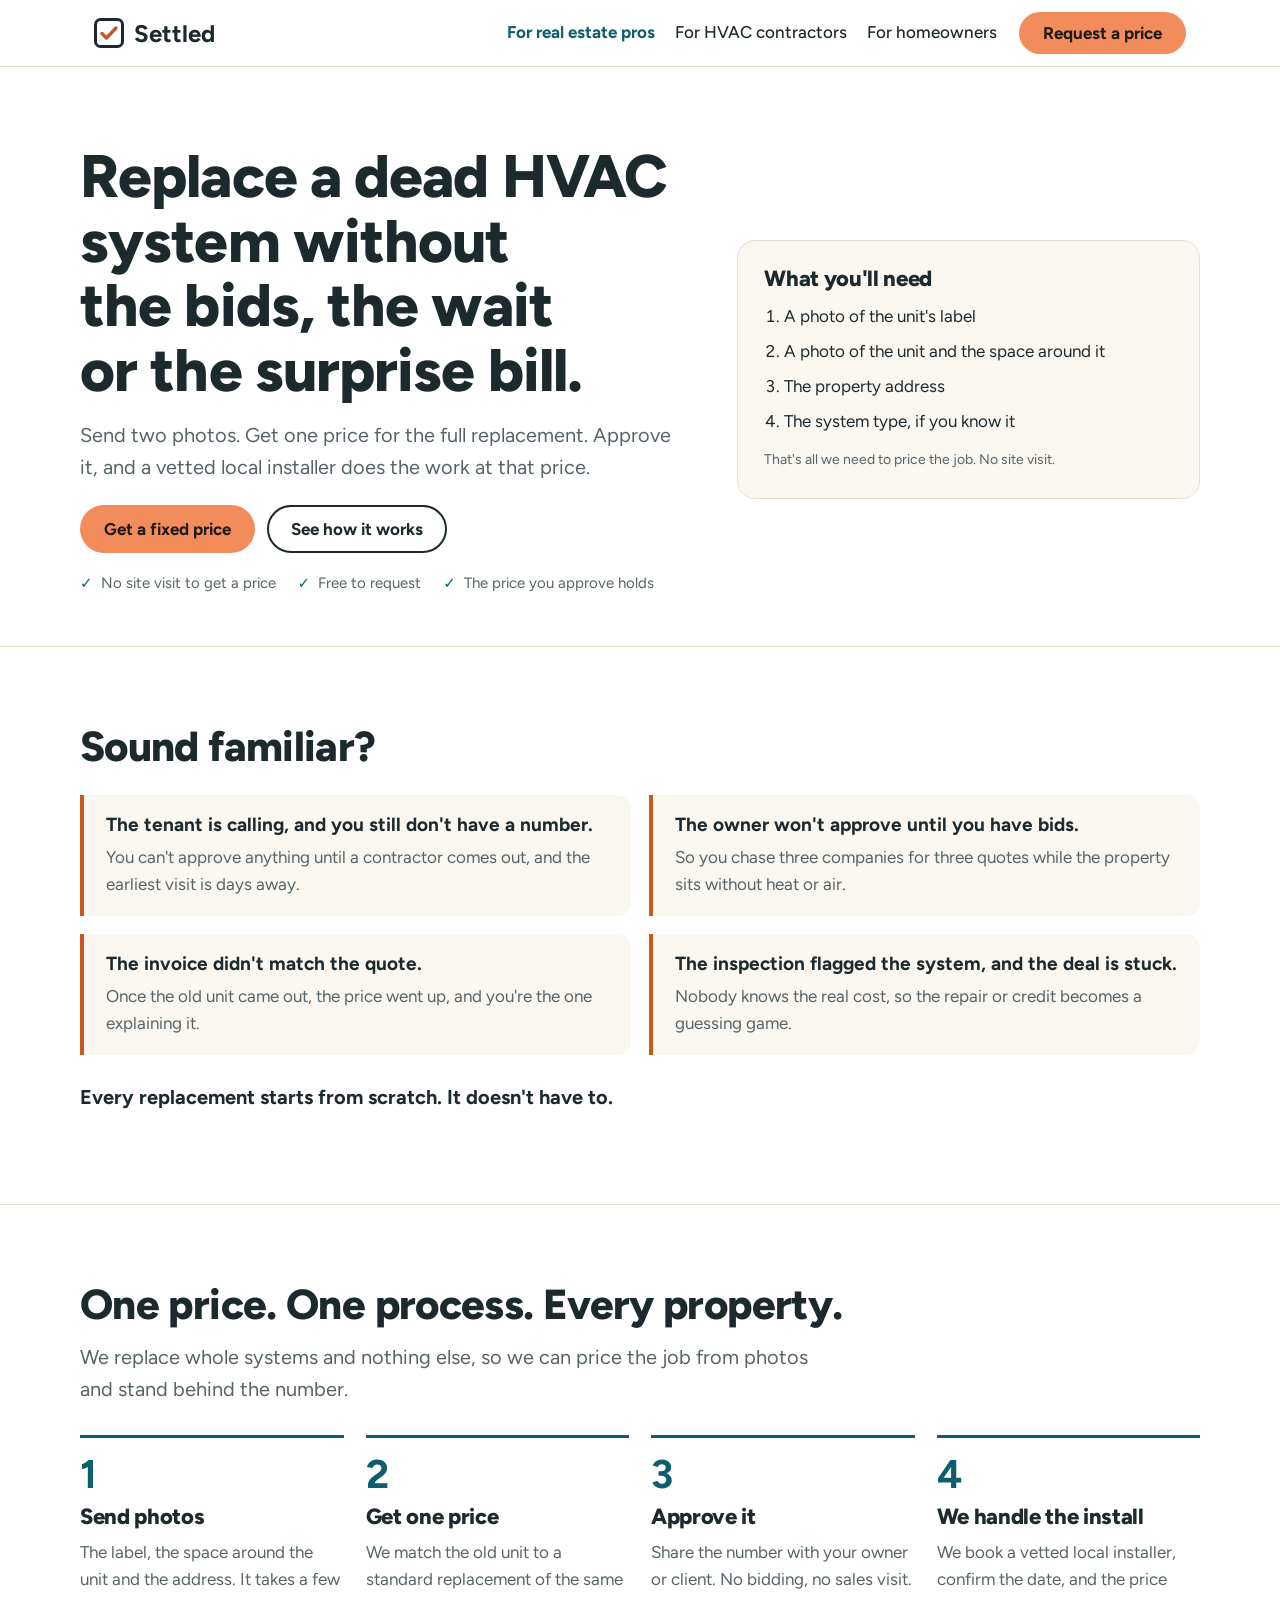
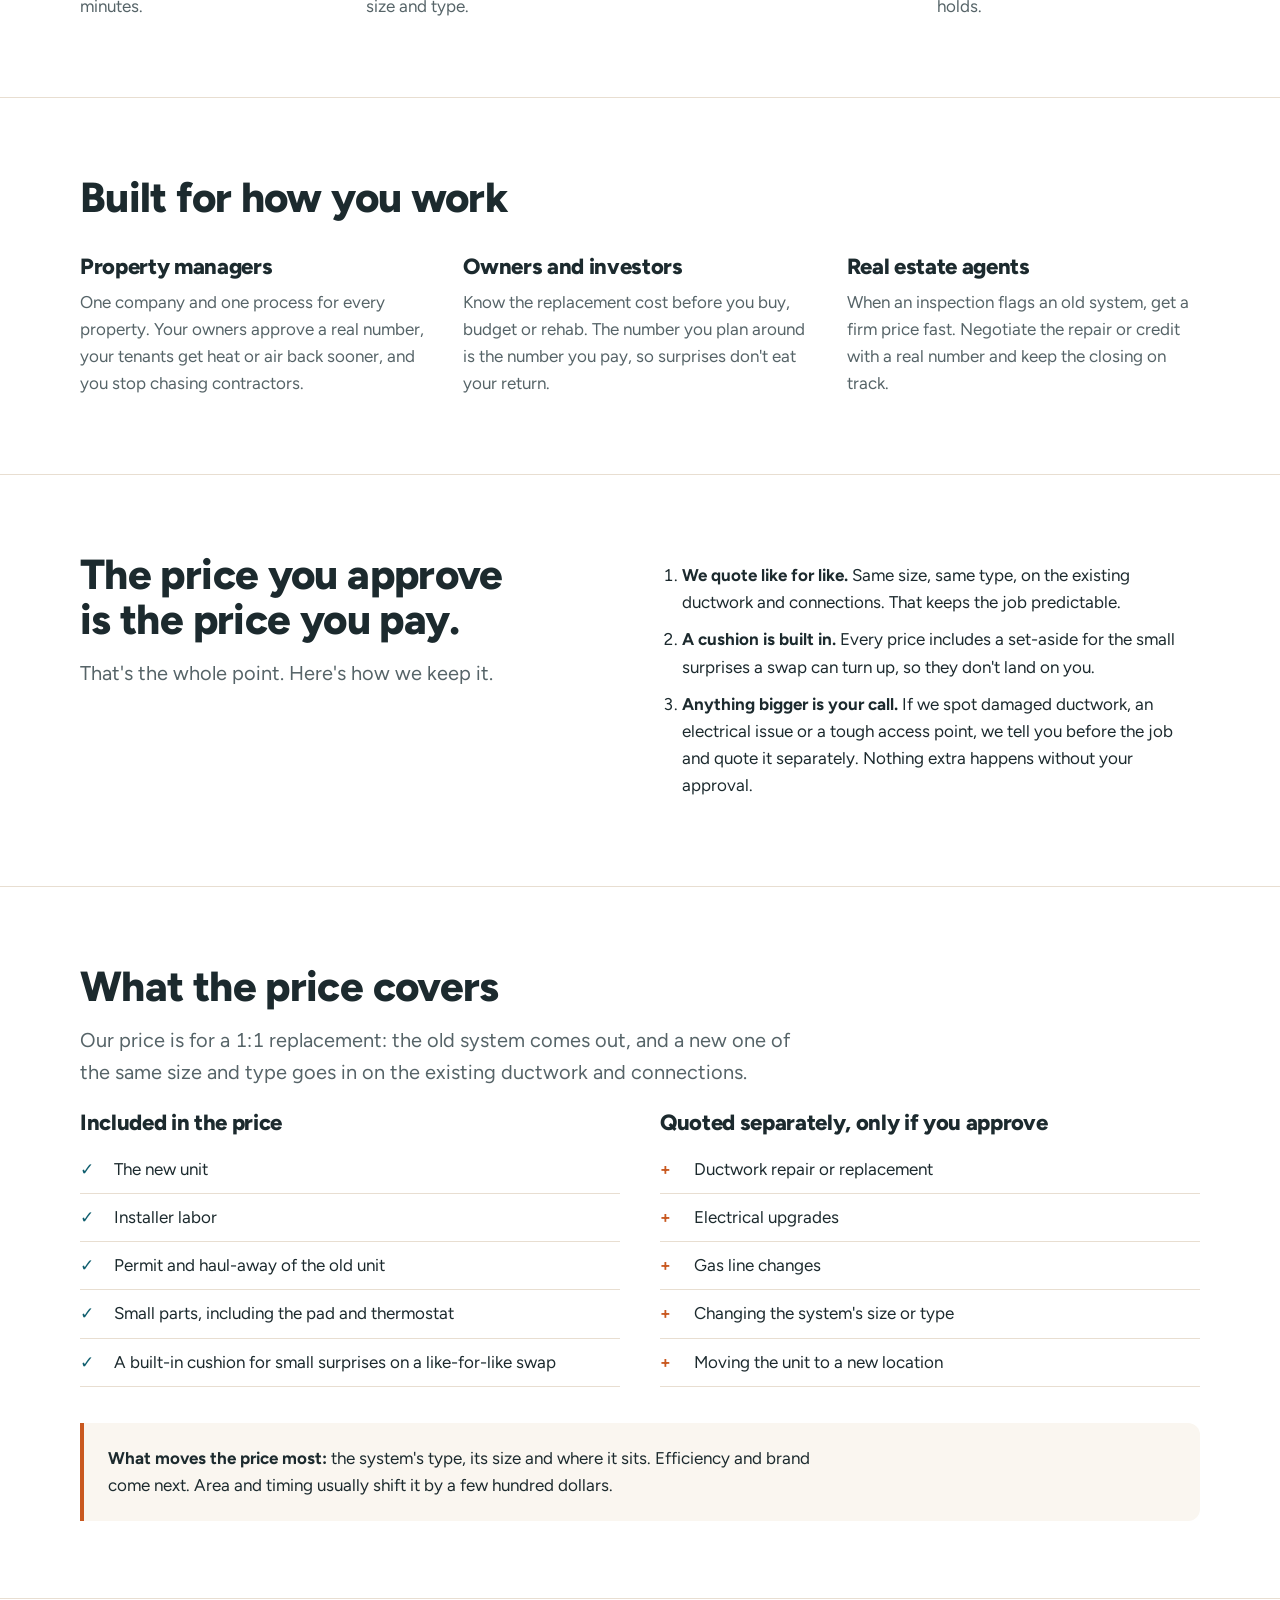
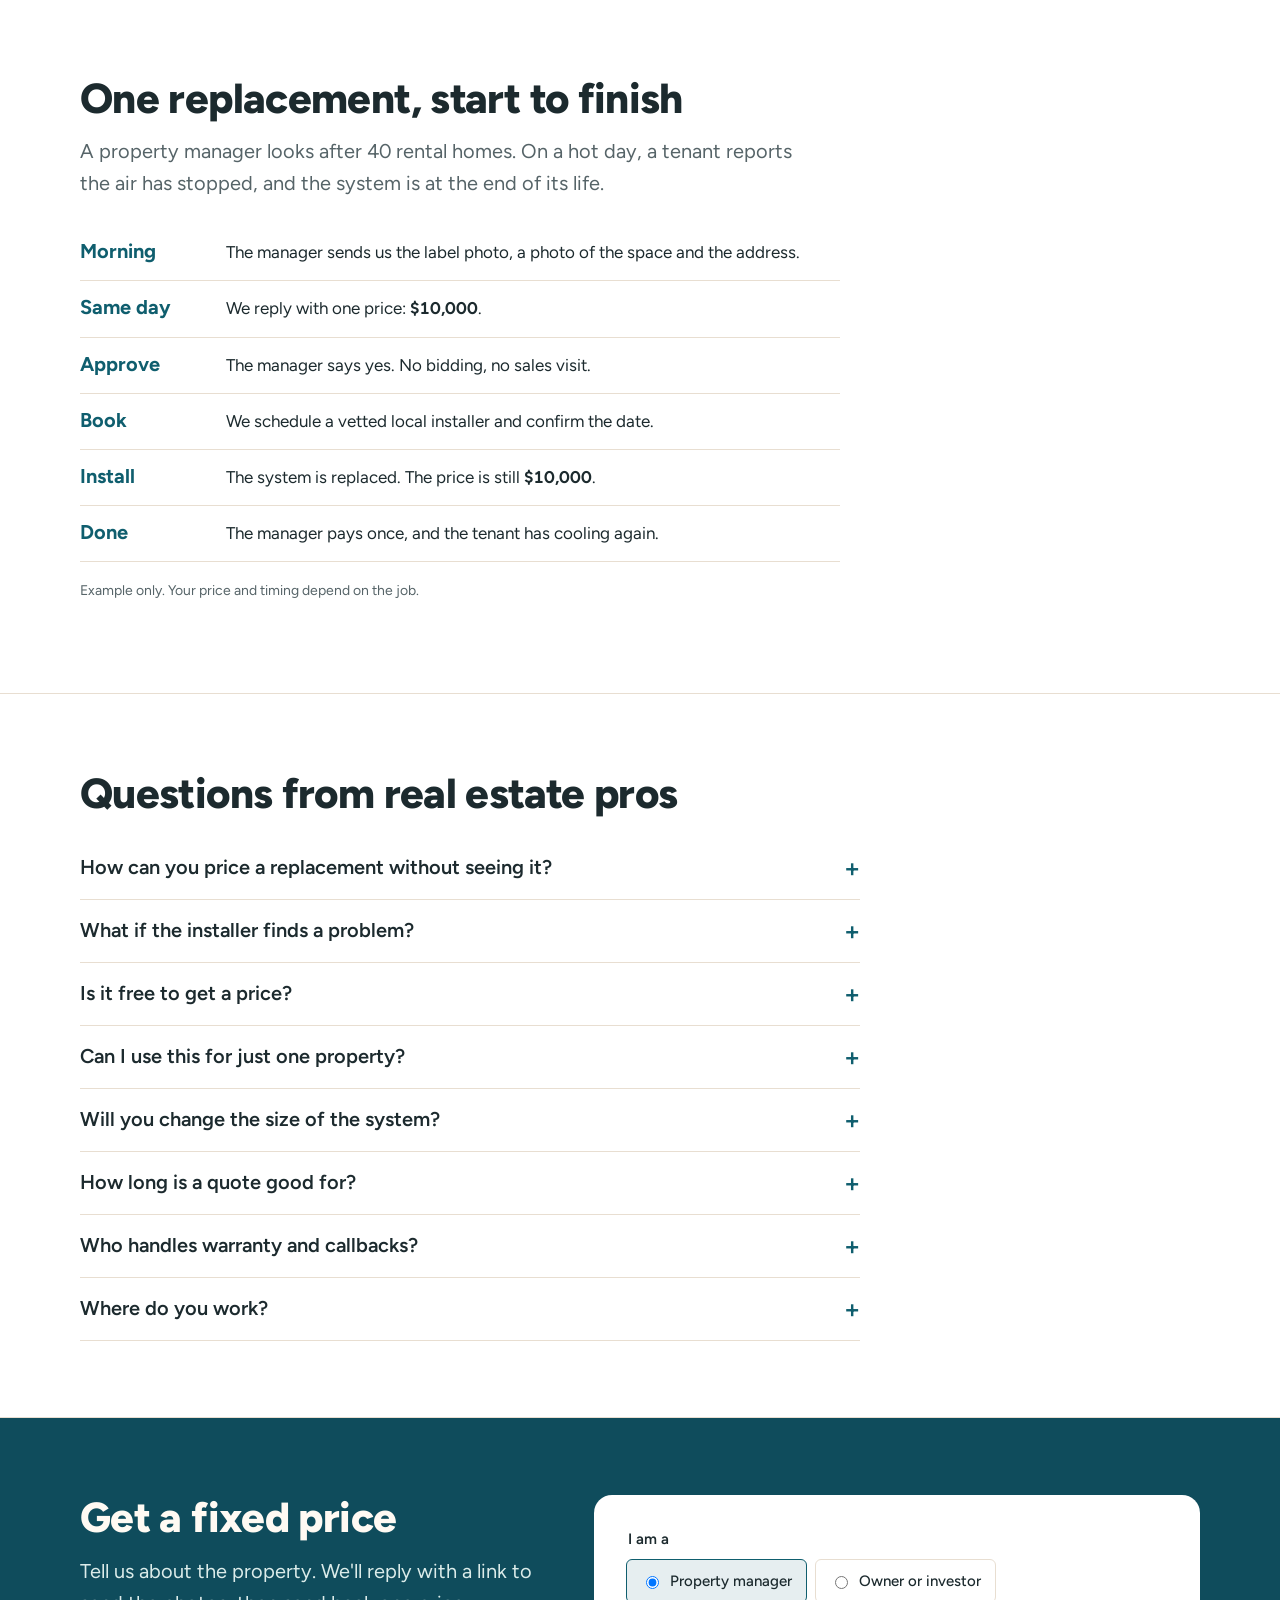
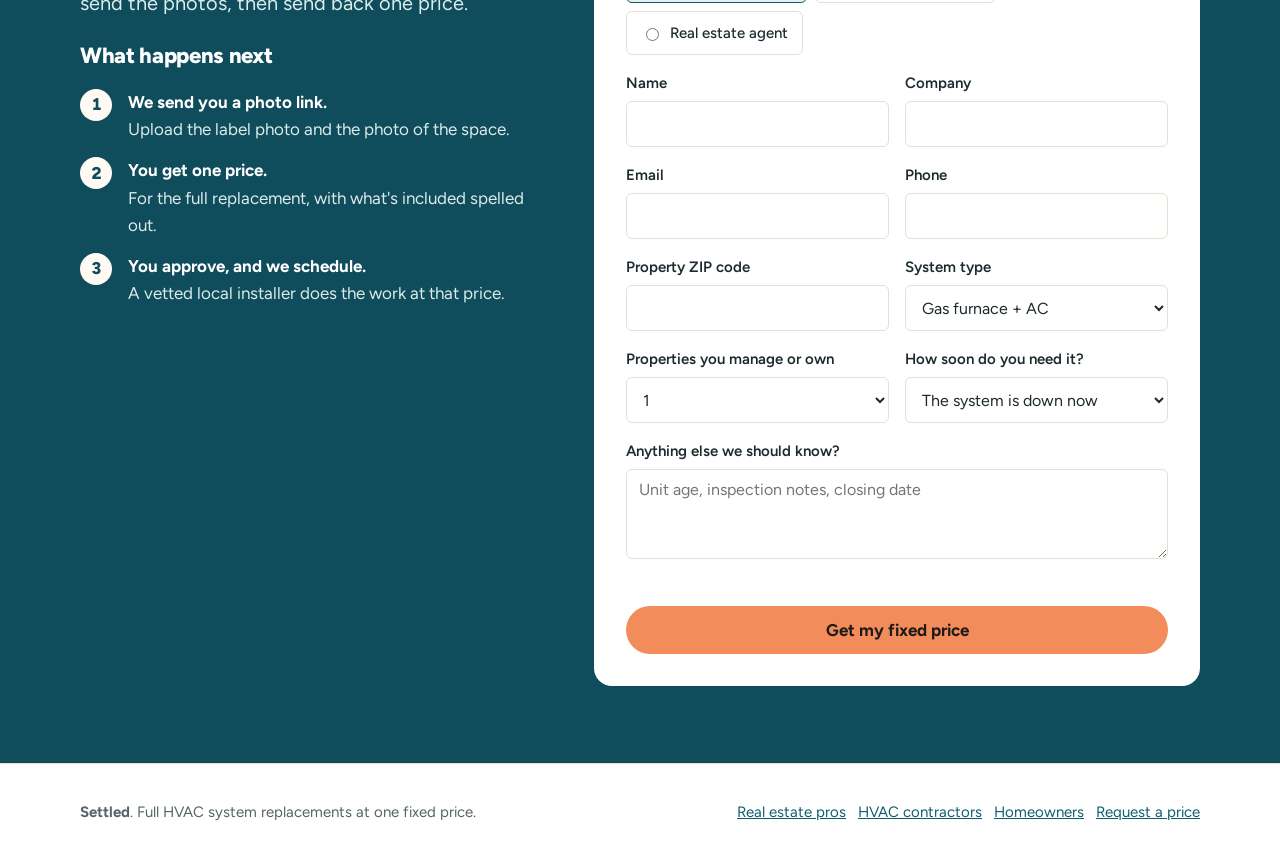
<file: real-estate.html>
<!DOCTYPE html>
<html lang="en">
<head>
<meta charset="utf-8">
<meta name="viewport" content="width=device-width, initial-scale=1">
<meta name="color-scheme" content="light only">
<title>For Real Estate Pros | Settled</title>
<meta name="description" content="Fixed-price HVAC replacements for property managers, owners, investors and agents. One price from photos, no surprise bills.">
<link rel="preconnect" href="https://fonts.googleapis.com">
<link rel="preconnect" href="https://fonts.gstatic.com" crossorigin>
<link href="https://fonts.googleapis.com/css2?family=Figtree:wght@400;500;600;700;800&display=swap" rel="stylesheet">
<link rel="stylesheet" href="styles.css">
</head>
<body>

<header>
  <div class="nav">
    <a class="logo" href="index.html" aria-label="Settled home">
      <svg width="30" height="30" viewBox="0 0 30 30" aria-hidden="true"><rect x="1.5" y="1.5" width="27" height="27" rx="5" fill="none" stroke="currentColor" stroke-width="3"/><path d="M8 15.5l4.5 4.5L22 10" fill="none" stroke="var(--copper)" stroke-width="3.4" stroke-linecap="round" stroke-linejoin="round"/></svg>
      Settled
    </a>
    <nav aria-label="Main">
      <a href="real-estate.html" aria-current="page"><span class="l">For real estate pros</span><span class="s">Real estate</span></a>
      <a href="contractors.html"><span class="l">For HVAC contractors</span><span class="s">Contractors</span></a>
      <a href="homeowners.html"><span class="l">For homeowners</span><span class="s">Homeowners</span></a>
    </nav>
    <a class="btn main" href="request.html">Request a price</a>
  </div>
</header>

<main>
<section class="band phero">
  <div class="wrap grid">
    <div>
      <h1>Replace a dead HVAC system without the bids, the wait or the surprise bill.</h1>
      <p class="lead">Send two photos. Get one price for the full replacement. Approve it, and a vetted local installer does the work at that price.</p>
      <div class="acts"><a class="btn main" href="#get-price">Get a fixed price</a><a class="btn ghost" href="#how">See how it works</a></div>
      <ul class="assure"><li>No site visit to get a price</li><li>Free to request</li><li>The price you approve holds</li></ul>
    </div>
    <aside class="hcard" aria-labelledby="need">
      <h2 id="need">What you'll need</h2>
      <ol>
        <li>A photo of the unit's label</li>
        <li>A photo of the unit and the space around it</li>
        <li>The property address</li>
        <li>The system type, if you know it</li>
      </ol>
      <p class="small">That's all we need to price the job. No site visit.</p>
    </aside>
  </div>
</section>

<section class="band steel" id="pain">
  <div class="wrap">
    <h2>Sound familiar?</h2>
    <div class="pains">
      <div><b>The tenant is calling, and you still don't have a number.</b><p>You can't approve anything until a contractor comes out, and the earliest visit is days away.</p></div>
      <div><b>The owner won't approve until you have bids.</b><p>So you chase three companies for three quotes while the property sits without heat or air.</p></div>
      <div><b>The invoice didn't match the quote.</b><p>Once the old unit came out, the price went up, and you're the one explaining it.</p></div>
      <div><b>The inspection flagged the system, and the deal is stuck.</b><p>Nobody knows the real cost, so the repair or credit becomes a guessing game.</p></div>
    </div>
    <p class="turn">Every replacement starts from scratch. It doesn't have to.</p>
  </div>
</section>

<section class="band" id="how">
  <div class="wrap">
    <h2>One price. One process. Every property.</h2>
    <p class="lead">We replace whole systems and nothing else, so we can price the job from photos and stand behind the number.</p>
    <ol class="steps">
      <li><h3>Send photos</h3><p>The label, the space around the unit and the address. It takes a few minutes.</p></li>
      <li><h3>Get one price</h3><p>We match the old unit to a standard replacement of the same size and type.</p></li>
      <li><h3>Approve it</h3><p>Share the number with your owner or client. No bidding, no sales visit.</p></li>
      <li><h3>We handle the install</h3><p>We book a vetted local installer, confirm the date, and the price holds.</p></li>
    </ol>
  </div>
</section>

<section class="band steel" id="roles">
  <div class="wrap">
    <h2>Built for how you work</h2>
    <div class="roles">
      <div><h3>Property managers</h3><p>One company and one process for every property. Your owners approve a real number, your tenants get heat or air back sooner, and you stop chasing contractors.</p></div>
      <div><h3>Owners and investors</h3><p>Know the replacement cost before you buy, budget or rehab. The number you plan around is the number you pay, so surprises don't eat your return.</p></div>
      <div><h3>Real estate agents</h3><p>When an inspection flags an old system, get a firm price fast. Negotiate the repair or credit with a real number and keep the closing on track.</p></div>
    </div>
  </div>
</section>

<section class="band" id="lock">
  <div class="wrap lock">
    <div>
      <h2>The price you approve is the price you pay.</h2>
      <p class="lead">That's the whole point. Here's how we keep it.</p>
    </div>
    <ol>
      <li><b>We quote like for like.</b> Same size, same type, on the existing ductwork and connections. That keeps the job predictable.</li>
      <li><b>A cushion is built in.</b> Every price includes a set-aside for the small surprises a swap can turn up, so they don't land on you.</li>
      <li><b>Anything bigger is your call.</b> If we spot damaged ductwork, an electrical issue or a tough access point, we tell you before the job and quote it separately. Nothing extra happens without your approval.</li>
    </ol>
  </div>
</section>

<section class="band steel" id="covers">
  <div class="wrap">
    <h2>What the price covers</h2>
    <p class="lead">Our price is for a 1:1 replacement: the old system comes out, and a new one of the same size and type goes in on the existing ductwork and connections.</p>
    <div class="cover">
      <div>
        <h3>Included in the price</h3>
        <ul>
          <li><b>&#10003;</b>The new unit</li>
          <li><b>&#10003;</b>Installer labor</li>
          <li><b>&#10003;</b>Permit and haul-away of the old unit</li>
          <li><b>&#10003;</b>Small parts, including the pad and thermostat</li>
          <li><b>&#10003;</b>A built-in cushion for small surprises on a like-for-like swap</li>
        </ul>
      </div>
      <div class="extra">
        <h3>Quoted separately, only if you approve</h3>
        <ul>
          <li><b>+</b>Ductwork repair or replacement</li>
          <li><b>+</b>Electrical upgrades</li>
          <li><b>+</b>Gas line changes</li>
          <li><b>+</b>Changing the system's size or type</li>
          <li><b>+</b>Moving the unit to a new location</li>
        </ul>
      </div>
    </div>
    <div class="factors">
      <p><b>What moves the price most:</b> the system's type, its size and where it sits. Efficiency and brand come next. Area and timing usually shift it by a few hundred dollars.</p>
    </div>
  </div>
</section>

<section class="band ex">
  <div class="wrap">
    <h2>One replacement, start to finish</h2>
    <p class="lead">A property manager looks after 40 rental homes. On a hot day, a tenant reports the air has stopped, and the system is at the end of its life.</p>
    <ol class="tl">
      <li><b>Morning</b><span>The manager sends us the label photo, a photo of the space and the address.</span></li>
      <li><b>Same day</b><span>We reply with one price: <span class="price">$10,000</span>.</span></li>
      <li><b>Approve</b><span>The manager says yes. No bidding, no sales visit.</span></li>
      <li><b>Book</b><span>We schedule a vetted local installer and confirm the date.</span></li>
      <li><b>Install</b><span>The system is replaced. The price is still <span class="price">$10,000</span>.</span></li>
      <li><b>Done</b><span>The manager pays once, and the tenant has cooling again.</span></li>
    </ol>
    <p class="small" style="margin-top:18px">Example only. Your price and timing depend on the job.</p>
  </div>
</section>

<section class="band steel" id="faq">
  <div class="wrap">
    <h2>Questions from real estate pros</h2>
    <div class="faq">
      <details><summary>How can you price a replacement without seeing it?</summary><p>Because we only do like-for-like replacements. The label gives us the size, type and age, the photo of the space shows how hard it is to reach, and the address sets local labor and permit costs.</p></details>
      <details><summary>What if the installer finds a problem?</summary><p>Small surprises are covered by the cushion built into every price. Bigger issues, like damaged ductwork or an electrical upgrade, are quoted separately and only done if you approve.</p></details>
      <details><summary>Is it free to get a price?</summary><p>Yes. You pay nothing to request a price.</p></details>
      <details><summary>Can I use this for just one property?</summary><p>Yes. It works for a single home, and it gets more useful the more properties you manage.</p></details>
      <details><summary>Will you change the size of the system?</summary><p>Not by default. Changing the size needs a proper load calculation first. If you want a different size or type, we'll quote it.</p></details>
      <details><summary>How long is a quote good for?</summary><p>Equipment prices move, so each quote is good for a set number of days, shown on the quote.</p></details>
      <details><summary>Who handles warranty and callbacks?</summary><p>We do. You have one point of contact from the first photo through any follow-up.</p></details>
      <details><summary>Where do you work?</summary><p>We're starting in a small number of local markets. Send the property ZIP code and we'll tell you right away if we cover it.</p></details>
    </div>
  </div>
</section>

<section class="band field" id="get-price">
  <div class="wrap formgrid">
    <div>
      <h2>Get a fixed price</h2>
      <p class="lead">Tell us about the property. We'll reply with a link to send the photos, then send back one price.</p>
      <h3 style="color:#fff;margin-top:24px">What happens next</h3>
      <ol class="next">
        <li><span><b>We send you a photo link.</b> Upload the label photo and the photo of the space.</span></li>
        <li><span><b>You get one price.</b> For the full replacement, with what's included spelled out.</span></li>
        <li><span><b>You approve, and we schedule.</b> A vetted local installer does the work at that price.</span></li>
      </ol>
      
    </div>
      <form class="leadform" data-subject="Replacement price request" novalidate>
        <fieldset><legend>I am a</legend><div class="chips"><label><input type="radio" name="role" value="Property manager" data-label="I am a" checked> Property manager</label><label><input type="radio" name="role" value="Owner or investor" data-label="I am a"> Owner or investor</label><label><input type="radio" name="role" value="Real estate agent" data-label="I am a"> Real estate agent</label></div></fieldset>
        <div class="row2"><label>Name<input name="name" type="text" data-label="Name" required autocomplete="name"></label><label>Company<input name="company" type="text" data-label="Company" autocomplete="organization"></label></div>
        <div class="row2"><label>Email<input name="email" type="email" data-label="Email" required autocomplete="email"></label><label>Phone<input name="phone" type="tel" data-label="Phone" autocomplete="tel"></label></div>
        <div class="row2"><label>Property ZIP code<input name="zip" type="text" data-label="Property ZIP code" inputmode="numeric" maxlength="5" autocomplete="postal-code"></label><label>System type<select name="type" data-label="System type"><option>Gas furnace + AC</option><option>Heat pump</option><option>Electric furnace + AC</option><option>Packaged unit</option><option>Not sure</option></select></label></div>
        <div class="row2"><label>Properties you manage or own<select name="doors" data-label="Properties you manage or own"><option>1</option><option>2 to 10</option><option>11 to 50</option><option>More than 50</option></select></label><label>How soon do you need it?<select name="timing" data-label="How soon do you need it?"><option>The system is down now</option><option>Within 30 days</option><option>Planning ahead</option></select></label></div>
        <label>Anything else we should know?<textarea name="notes" data-label="Anything else we should know?" placeholder="Unit age, inspection notes, closing date"></textarea></label>
        <p class="err" role="alert"></p>
        <button class="btn main" type="submit">Get my fixed price</button>
        <div class="done" aria-live="polite">
          <p><b>Your email is ready to send.</b> If it didn't open, email these details to <span class="addr"></span>.</p>
          <p class="small sum"></p>
          <button class="btn ghost copy" type="button">Copy details</button>
        </div>
      </form>
  </div>
</section>
</main>

<footer>
  <div class="wrap">
    <span><b>Settled</b>. Full HVAC system replacements at one fixed price.</span>
    <span><a href="real-estate.html">Real estate pros</a> &nbsp; <a href="contractors.html">HVAC contractors</a> &nbsp; <a href="homeowners.html">Homeowners</a> &nbsp; <a href="request.html">Request a price</a></span>
  </div>
</footer>
<script src="site.js"></script>
</body>
</html>
</file>
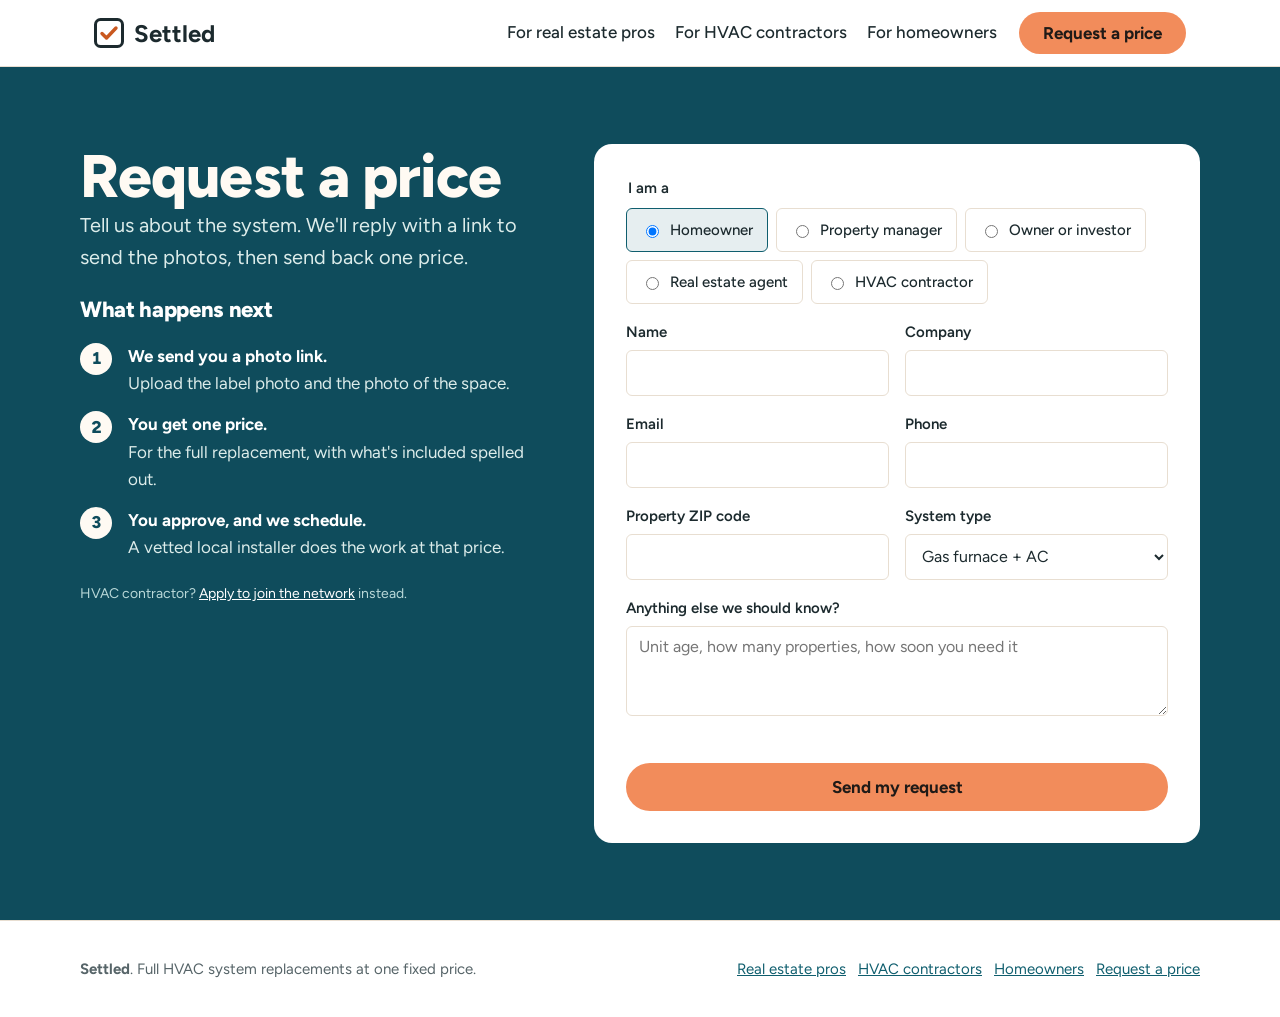
<file: request.html>
<!DOCTYPE html>
<html lang="en">
<head>
<meta charset="utf-8">
<meta name="viewport" content="width=device-width, initial-scale=1">
<meta name="color-scheme" content="light only">
<title>Request a Price | Settled</title>
<meta name="description" content="Request a fixed price for a full HVAC system replacement.">
<link rel="preconnect" href="https://fonts.googleapis.com">
<link rel="preconnect" href="https://fonts.gstatic.com" crossorigin>
<link href="https://fonts.googleapis.com/css2?family=Figtree:wght@400;500;600;700;800&display=swap" rel="stylesheet">
<link rel="stylesheet" href="styles.css">
</head>
<body>

<header>
  <div class="nav">
    <a class="logo" href="index.html" aria-label="Settled home">
      <svg width="30" height="30" viewBox="0 0 30 30" aria-hidden="true"><rect x="1.5" y="1.5" width="27" height="27" rx="5" fill="none" stroke="currentColor" stroke-width="3"/><path d="M8 15.5l4.5 4.5L22 10" fill="none" stroke="var(--copper)" stroke-width="3.4" stroke-linecap="round" stroke-linejoin="round"/></svg>
      Settled
    </a>
    <nav aria-label="Main">
      <a href="real-estate.html"><span class="l">For real estate pros</span><span class="s">Real estate</span></a>
      <a href="contractors.html"><span class="l">For HVAC contractors</span><span class="s">Contractors</span></a>
      <a href="homeowners.html"><span class="l">For homeowners</span><span class="s">Homeowners</span></a>
    </nav>
    <a class="btn main" href="request.html">Request a price</a>
  </div>
</header>

<main>
<section class="band field" id="quote">
  <div class="wrap formgrid">
    <div>
      <h1>Request a price</h1>
      <p class="lead">Tell us about the system. We'll reply with a link to send the photos, then send back one price.</p>
      <h3 style="color:#fff;margin-top:24px">What happens next</h3>
      <ol class="next">
        <li><span><b>We send you a photo link.</b> Upload the label photo and the photo of the space.</span></li>
        <li><span><b>You get one price.</b> For the full replacement, with what's included spelled out.</span></li>
        <li><span><b>You approve, and we schedule.</b> A vetted local installer does the work at that price.</span></li>
      </ol>
      <p class="small" style="margin-top:22px">HVAC contractor? <a href="contractors.html#apply" style="color:#fff">Apply to join the network</a> instead.</p>
    </div>
      <form class="leadform" data-subject="Replacement price request" novalidate>
        <fieldset><legend>I am a</legend><div class="chips"><label><input type="radio" name="role" value="Homeowner" data-label="I am a" checked> Homeowner</label><label><input type="radio" name="role" value="Property manager" data-label="I am a"> Property manager</label><label><input type="radio" name="role" value="Owner or investor" data-label="I am a"> Owner or investor</label><label><input type="radio" name="role" value="Real estate agent" data-label="I am a"> Real estate agent</label><label><input type="radio" name="role" value="HVAC contractor" data-label="I am a" id="r-inst"> HVAC contractor</label></div></fieldset>
        <div class="row2"><label>Name<input name="name" type="text" data-label="Name" required autocomplete="name"></label><label>Company<input name="company" type="text" data-label="Company" autocomplete="organization"></label></div>
        <div class="row2"><label>Email<input name="email" type="email" data-label="Email" required autocomplete="email"></label><label>Phone<input name="phone" type="tel" data-label="Phone" autocomplete="tel"></label></div>
        <div class="row2"><label>Property ZIP code<input name="zip" type="text" data-label="Property ZIP code" inputmode="numeric" maxlength="5" autocomplete="postal-code"></label><label>System type<select name="type" data-label="System type"><option>Gas furnace + AC</option><option>Heat pump</option><option>Electric furnace + AC</option><option>Packaged unit</option><option>Not sure</option></select></label></div>
        <label>Anything else we should know?<textarea name="notes" data-label="Anything else we should know?" placeholder="Unit age, how many properties, how soon you need it"></textarea></label>
        <p class="err" role="alert"></p>
        <button class="btn main" type="submit">Send my request</button>
        <div class="done" aria-live="polite">
          <p><b>Your email is ready to send.</b> If it didn't open, email these details to <span class="addr"></span>.</p>
          <p class="small sum"></p>
          <button class="btn ghost copy" type="button">Copy details</button>
        </div>
      </form>
  </div>
</section>
</main>

<footer>
  <div class="wrap">
    <span><b>Settled</b>. Full HVAC system replacements at one fixed price.</span>
    <span><a href="real-estate.html">Real estate pros</a> &nbsp; <a href="contractors.html">HVAC contractors</a> &nbsp; <a href="homeowners.html">Homeowners</a> &nbsp; <a href="request.html">Request a price</a></span>
  </div>
</footer>
<script src="site.js"></script>
</body>
</html>
</file>
<file: styles.css>
/* VOICE: warm, sure and plain. A trusted local pro who tells you the number and keeps it.
   IDEA: the equipment rating plate. The label on the old unit is the input; one fixed price is the output.
   PICTURE: a riveted data plate feeding a quote ticket stamped "Price locked".
   COLOUR and TYPE: warm white and sand, deep teal (cool air) as the field, apricot (warm air) as the accent. Figtree, heavy for headings.
   LAYOUT: headline over a full-width plate-to-price band, then plain sections in one 1120px column, teal bands for the two asks. */
:root{color-scheme:light;
  --bg:#ffffff;
  --steel:#faf6f0;
  --line:#e8ded1;
  --ink:#1c2a2e;
  --soft:#566468;
  --blue:#0f5e6e;
  --field:#0f4c5c;
  --copper:#c9581f;
  --btn:#f28c5b;--btn-ink:#1f1a17;
  --on-field:#fffaf3}
:root,:root[data-theme=light],:root[data-theme=dark],html[style]{color-scheme:light !important}
*{box-sizing:border-box;min-width:0}
html{scroll-padding-top:72px;scroll-behavior:smooth}
body{margin:0;background:var(--bg);color:var(--ink);font:17px/1.6 Figtree,system-ui,sans-serif;overflow-x:clip;font-variant-numeric:tabular-nums}
h1,h2,h3{font-family:Figtree,system-ui,sans-serif;font-weight:800;letter-spacing:-.015em;line-height:1.08;text-wrap:balance;margin:0}
h1{font-size:clamp(38px,5.6vw,60px)}
h2{font-size:clamp(30px,3.6vw,42px);margin-bottom:14px}
h3{font-size:22px;line-height:1.2}
p{margin:0 0 14px;max-width:64ch}
a{color:var(--blue)}
.wrap{max-width:1120px;margin:0 auto}
.band{padding:clamp(44px,6vw,88px) max(5vw,18px)}
.steel{background:var(--bg)}
main>.band+.band{border-top:1px solid var(--line)}
.field{background:var(--field);color:var(--on-field)}
.field p,.field li{color:#dcecea}
.lead{font-size:20px;color:var(--soft);max-width:56ch}
.field .lead{color:#dcecea}
.btn{display:inline-flex;align-items:center;justify-content:center;min-height:48px;padding:0 22px;border-radius:999px;font:700 17px Figtree,system-ui,sans-serif;text-decoration:none;border:2px solid transparent;cursor:pointer}
.btn.main{background:var(--btn);color:var(--btn-ink)}
.btn.main:hover{background:#f59f76}
.btn.ghost{border-color:currentColor;color:var(--ink);background:none}
.field .btn.ghost{color:#fff}
:focus-visible{outline:3px solid var(--btn);outline-offset:3px}

/* nav */
header{position:sticky;top:0;z-index:5;background:color-mix(in srgb,var(--bg) 92%,transparent);backdrop-filter:blur(8px);border-bottom:1px solid var(--line)}
.nav{display:flex;align-items:center;gap:22px;flex-wrap:wrap;padding:12px max(5vw,18px);max-width:1220px;margin:0 auto}
.logo{display:flex;align-items:center;gap:10px;font:700 24px Figtree,system-ui,sans-serif;color:var(--ink);text-decoration:none;margin-right:auto}
.nav nav{display:flex;gap:20px;flex-wrap:wrap}
.nav nav a{color:var(--ink);text-decoration:none;font-weight:500}
.nav nav a:hover{color:var(--blue)}
.nav .s{display:none}
.nav .btn{min-height:42px}

/* hero */
.hero{padding-top:clamp(40px,6vw,80px);padding-bottom:0}
.hero .top{display:grid;grid-template-columns:minmax(0,1.25fr) minmax(0,1fr);gap:28px 56px;align-items:end}
.hero .acts{display:flex;gap:12px;flex-wrap:wrap;margin-top:22px}
.plate{margin-inline:calc(-1 * max(5vw,18px));margin-top:clamp(32px,4vw,52px);background:var(--field)}
.fig{position:relative;max-width:1120px;margin:0 auto;padding:28px max(5vw,18px) 18px}
.fig svg{display:block;width:100%;height:auto}
.note{font-size:14px;color:#b9d8d8;text-align:center;padding-bottom:16px;margin:0 auto}
#ticket{transform-box:fill-box}
@media (prefers-reduced-motion:no-preference){#ticket{animation:slide .9s .35s cubic-bezier(.2,.8,.2,1) both}}
@keyframes slide{from{opacity:0;transform:translateX(-40px)}to{opacity:1;transform:none}}

/* contrast strip */
.vs{display:grid;grid-template-columns:repeat(2,minmax(0,1fr));gap:20px;margin-top:26px}
.vs div{padding:24px;border-radius:14px;border:1px solid var(--line)}
.vs .ours{border:2px solid var(--blue)}
.vs h3{margin-bottom:10px}
.vs ul{margin:0;padding-left:20px}
.vs li{margin:6px 0}


/* problems */
.pb{display:grid;gap:22px;margin-top:30px}
.pb article{background:var(--bg);border:1px solid var(--line);border-radius:18px;box-shadow:0 1px 0 var(--line);padding:clamp(18px,3vw,30px)}
.pb h3{font-size:26px;margin-bottom:16px}
.pb h4{font:600 17px Figtree,system-ui,sans-serif;margin:0 0 6px}
.pb-cols{display:grid;grid-template-columns:repeat(2,minmax(0,1fr));gap:28px}
.pb ul{margin:0;padding-left:20px}
.pb li{margin:8px 0}
.pb .was h4{color:var(--copper)}
.pb .was li{color:var(--soft)}
.pb .now h4{color:var(--blue)}
.pb .now{border-left:3px solid var(--blue);padding-left:22px}

.roles{display:grid;grid-template-columns:repeat(3,minmax(0,1fr));gap:30px;margin-top:34px}
.roles h3,.hb h3{margin-bottom:8px}
.roles p,.hb p{color:var(--soft);margin:0}
.hb{display:grid;grid-template-columns:repeat(3,minmax(0,1fr));gap:20px;margin-top:28px}
.hb>div{background:var(--steel);border:1px solid var(--line);border-radius:16px;padding:22px}

/* steps */
.steps{list-style:none;padding:0;margin:30px 0 0;display:grid;grid-template-columns:repeat(4,minmax(0,1fr));gap:22px;counter-reset:s}
.steps li{counter-increment:s;border-top:3px solid var(--blue);padding-top:16px}
.steps li::before{content:counter(s);display:block;font:700 40px/1 Figtree,system-ui,sans-serif;color:var(--blue);margin-bottom:10px}
.steps p{color:var(--soft);margin:8px 0 0}
.send{margin-top:40px;display:grid;grid-template-columns:minmax(0,1fr) minmax(0,1.4fr);gap:28px;align-items:start}
.send ul{margin:0;padding:0;list-style:none;display:grid;gap:10px}
.send li{display:flex;gap:12px;align-items:flex-start;background:var(--steel);border:1px solid var(--line);border-radius:12px;padding:12px 14px}
.send li svg{flex:none;margin-top:3px}

/* who */
.who{display:grid;grid-template-columns:repeat(3,minmax(0,1fr));gap:34px;margin-top:28px}
.who h3{margin-bottom:8px}
.who p{color:var(--soft)}
.who .ask{font-weight:600;color:var(--ink)}

/* covers */
.cover{display:grid;grid-template-columns:repeat(2,minmax(0,1fr));gap:40px;margin-top:22px}
.cover ul{margin:10px 0 0;padding:0;list-style:none}
.cover li{padding:10px 0;border-bottom:1px solid var(--line);display:flex;gap:12px}
.cover li b{flex:none;width:22px;color:var(--blue)}
.cover .extra li b{color:var(--copper)}
.factors{margin-top:36px;padding:22px 24px;border-left:4px solid var(--copper);background:var(--steel);border-radius:0 12px 12px 0}
.factors p{margin:0}

/* example timeline */
.tl{list-style:none;margin:26px 0 0;padding:0;max-width:760px}
.tl li{display:grid;grid-template-columns:7.5em minmax(0,1fr);gap:18px;padding:14px 0;border-bottom:1px solid rgba(255,255,255,.22)}
.ex .tl li{border-bottom-color:var(--line)}.ex .tl b{color:var(--blue)}.ex .tl span,.ex .tl .price{color:var(--ink)}.ex .lead,.ex .small{color:var(--soft)}
.tl b{font:700 20px Figtree,system-ui,sans-serif;color:#fff;white-space:nowrap}
.tl span{color:#dcecea}
.tl .price{font-weight:700;color:#fff;white-space:nowrap}

/* installers */
.pros{display:grid;grid-template-columns:minmax(0,1.1fr) minmax(0,1fr);gap:48px;align-items:start}
.pros ul{margin:0;padding:0;list-style:none;display:grid;gap:14px}
.pros li{padding:16px 18px;border:1px solid var(--line);border-radius:14px;background:var(--steel)}
.pros li strong{display:block;font-size:18px}
.pros li span{color:var(--soft)}

/* faq */
.faq{max-width:780px;margin-top:20px}
.faq details{border-bottom:1px solid var(--line)}
.faq summary{cursor:pointer;padding:18px 0;font:600 20px Figtree,system-ui,sans-serif;list-style:none;display:flex;justify-content:space-between;gap:16px}
.faq summary::-webkit-details-marker{display:none}
.faq summary::after{content:"+";color:var(--blue);font-size:26px;line-height:1}
.faq details[open] summary::after{content:"\2212"}
.faq details p{color:var(--soft);padding-bottom:8px}

/* form */
.formgrid{display:grid;grid-template-columns:minmax(0,1fr) minmax(0,1.3fr);gap:48px;align-items:start}
form{background:var(--bg);color:var(--ink);border-radius:18px;padding:clamp(20px,3vw,32px);display:grid;gap:16px}
.row2{display:grid;grid-template-columns:repeat(2,minmax(0,1fr));gap:16px}
label{display:grid;gap:6px;font-weight:600;font-size:15px}
input,select,textarea{font:16px Figtree,system-ui,sans-serif;min-height:46px;padding:10px 12px;border:1px solid var(--line);border-radius:6px;background:var(--bg);color:var(--ink);width:100%}
textarea{min-height:90px;resize:vertical}
fieldset{border:0;padding:0;margin:0}
legend{font-weight:600;font-size:15px;margin-bottom:8px}
.chips{display:flex;flex-wrap:wrap;gap:8px}
.chips label{display:inline-flex;align-items:center;gap:8px;font-weight:500;border:1px solid var(--line);border-radius:6px;padding:0 14px;min-height:44px;cursor:pointer}
.chips input{width:auto;min-height:0}
.chips label:has(input:checked){border-color:var(--blue);background:color-mix(in srgb,var(--blue) 10%,transparent)}
.err{color:#c2410c;font-size:15px;min-height:1em;margin:0}
.done{display:none;padding:18px;border-radius:8px;background:var(--steel)}
.done.show{display:block}
.done p{margin:0 0 8px}
.small{font-size:14px;color:var(--soft)}
.field .small{color:#b9d8d8}

footer{padding:36px max(5vw,18px);border-top:1px solid var(--line);color:var(--soft);font-size:15px}
footer .wrap{display:flex;flex-wrap:wrap;gap:12px 28px;justify-content:space-between}

@media (max-width:900px){
  .steps{grid-template-columns:repeat(2,minmax(0,1fr))}
  .who,.roles{grid-template-columns:minmax(0,1fr);gap:24px}
  .hb{grid-template-columns:repeat(2,minmax(0,1fr))}
  .hero .top,.send,.pros,.formgrid{grid-template-columns:minmax(0,1fr)}
}
@media (max-width:600px){
  .nav nav{order:3;width:100%;flex-wrap:nowrap;overflow-x:auto;gap:18px;font-size:15px}
  .nav nav a{flex:none;padding:6px 0}
  .nav .l{display:none}.nav .s{display:inline}
  .pb .now{border-left:0;padding-left:0;border-top:3px solid var(--blue);padding-top:16px}
  .vs,.cover,.row2,.steps,.pb-cols,.hb{grid-template-columns:minmax(0,1fr)}
  .tl li{grid-template-columns:minmax(0,1fr);gap:2px}
  .lead{font-size:18px}
}

.nav nav a[aria-current=page]{color:var(--blue);font-weight:700}
.phero{padding-bottom:clamp(30px,4vw,56px)}
.phero h1{max-width:20ch}
.phero .lead{margin-top:16px}
.phero .acts{display:flex;gap:12px;flex-wrap:wrap;margin-top:22px}
.serve{display:grid;grid-template-columns:repeat(3,minmax(0,1fr));gap:20px;margin-top:28px}
.serve a{display:flex;flex-direction:column;gap:10px;padding:26px;border:1px solid var(--line);border-radius:18px;background:var(--steel);color:var(--ink);text-decoration:none}
.serve a:hover{border-color:var(--blue)}
.serve p{color:var(--soft);margin:0;flex:1}
.serve .go{font-weight:700;color:var(--blue)}
.cta .wrap{display:flex;flex-wrap:wrap;gap:20px 40px;align-items:center;justify-content:space-between}
.cta h2{margin:0}
.cta .acts{display:flex;gap:12px;flex-wrap:wrap}
@media (max-width:900px){.serve{grid-template-columns:minmax(0,1fr)}}

/* funnel */
.phero .grid{display:grid;grid-template-columns:minmax(0,1.3fr) minmax(0,1fr);gap:32px 56px;align-items:center}
.phero h1{max-width:none}
.assure{display:flex;flex-wrap:wrap;gap:8px 22px;margin:18px 0 0;padding:0;list-style:none;font-size:15px;color:var(--soft)}
.assure li::before{content:"\2713";color:var(--blue);font-weight:800;margin-right:8px}
.hcard{background:var(--steel);border:1px solid var(--line);border-radius:18px;padding:26px}
.hcard h2{font-size:22px;margin-bottom:12px}
.hcard ol,.hcard ul{margin:0;padding-left:20px}
.hcard li{margin:8px 0}
.hcard .small{margin:14px 0 0}
.pains{display:grid;grid-template-columns:repeat(2,minmax(0,1fr));gap:18px;margin-top:26px}
.pains div{border-left:4px solid var(--copper);background:var(--steel);border-radius:0 14px 14px 0;padding:18px 22px}
.pains b{display:block;font-size:19px;line-height:1.3;margin-bottom:6px}
.pains p{margin:0;color:var(--soft)}
.turn{margin-top:26px;font-size:20px;font-weight:700}
.split{display:grid;grid-template-columns:repeat(2,minmax(0,1fr));gap:20px;margin-top:26px}
.split>div{border:1px solid var(--line);border-radius:18px;padding:24px}
.split .us{border:2px solid var(--blue)}
.split ul{margin:10px 0 0;padding-left:20px}
.split li{margin:8px 0}
.lock{display:grid;grid-template-columns:minmax(0,1fr) minmax(0,1fr);gap:40px;align-items:start}
.lock ol{margin:0;padding-left:22px}
.lock li{margin:10px 0}
.reqs{list-style:none;padding:0;margin:24px 0 0;display:grid;grid-template-columns:repeat(2,minmax(0,1fr));gap:14px}
.reqs li{display:flex;gap:12px;align-items:flex-start;padding:16px 18px;border:1px solid var(--line);border-radius:14px}
.reqs li::before{content:"\2713";color:var(--blue);font-weight:800}
.signs{list-style:none;padding:0;margin:24px 0 0;display:grid;grid-template-columns:repeat(2,minmax(0,1fr));gap:14px}
.signs li{padding:16px 18px;border:1px solid var(--line);border-radius:14px;background:var(--steel)}
.signs b{display:block}
.signs span{color:var(--soft)}
.renter{display:grid;grid-template-columns:minmax(0,1fr) minmax(0,1fr);gap:32px;align-items:start}
.note-box{background:var(--steel);border:1px solid var(--line);border-radius:14px;padding:18px 20px;font-size:16px}
.note-box p{margin:0 0 12px}
.row-btns{display:flex;flex-wrap:wrap;gap:10px}
.next{list-style:none;counter-reset:n;padding:0;margin:20px 0 0;display:grid;gap:14px}
.next li{counter-increment:n;display:grid;grid-template-columns:36px minmax(0,1fr);gap:12px;align-items:start;color:#dcecea}
.next li::before{content:counter(n);display:grid;place-items:center;width:32px;height:32px;border-radius:50%;background:#fffaf3;color:var(--field);font-weight:800}
.next b{color:#fff;display:block}
.serve .go{margin-top:6px}
.paths{display:grid;grid-template-columns:repeat(2,minmax(0,1fr));gap:20px;margin-top:24px}
.paths>div{background:rgba(255,255,255,.06);border:1px solid rgba(255,255,255,.18);border-radius:18px;padding:24px}
.paths h3{color:#fff;margin-bottom:8px}
.paths p{margin:0 0 16px}
.why{display:grid;grid-template-columns:repeat(3,minmax(0,1fr));gap:30px;margin-top:26px}
.why h3{margin-bottom:8px}
.why p{color:var(--soft);margin:0}
@media (max-width:900px){
  .phero .grid,.lock,.renter{grid-template-columns:minmax(0,1fr)}
  .why{grid-template-columns:minmax(0,1fr);gap:22px}
}
@media (max-width:600px){
  .pains,.split,.reqs,.signs,.paths{grid-template-columns:minmax(0,1fr)}
}
</file>
